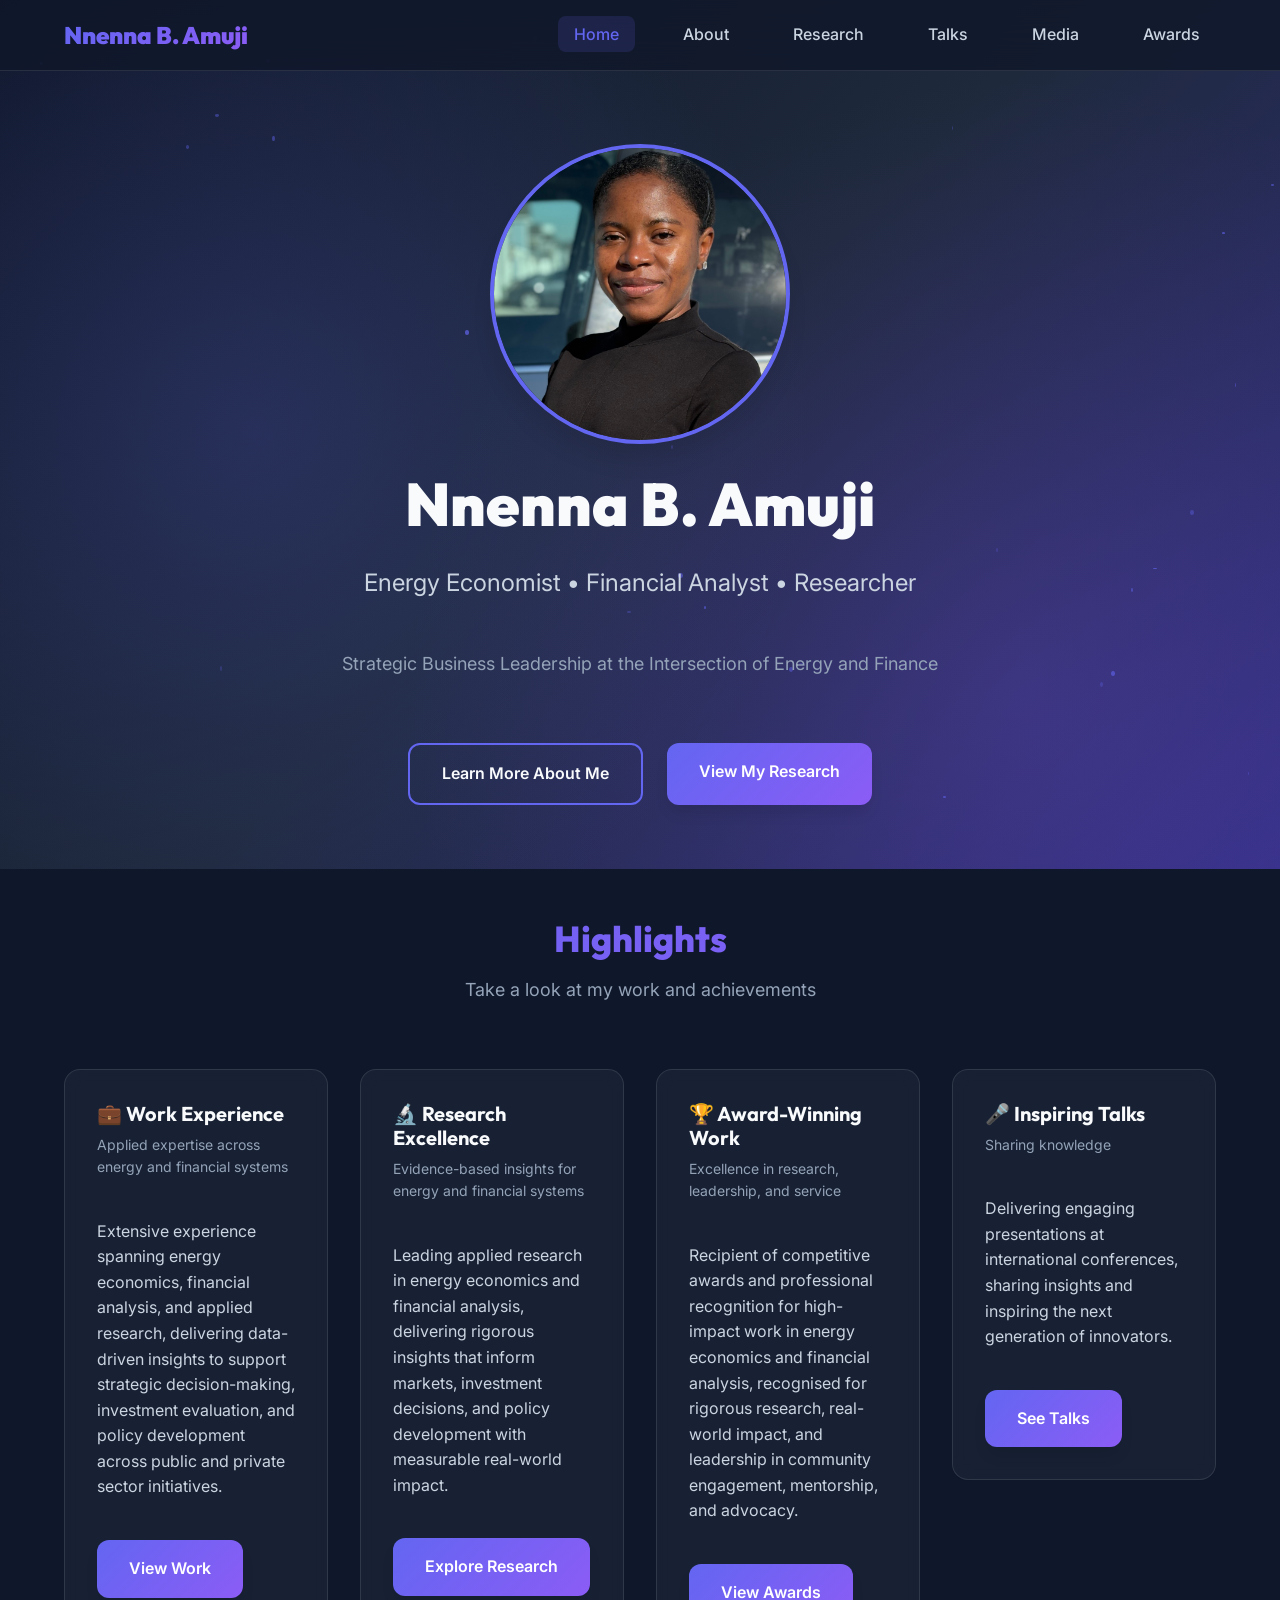
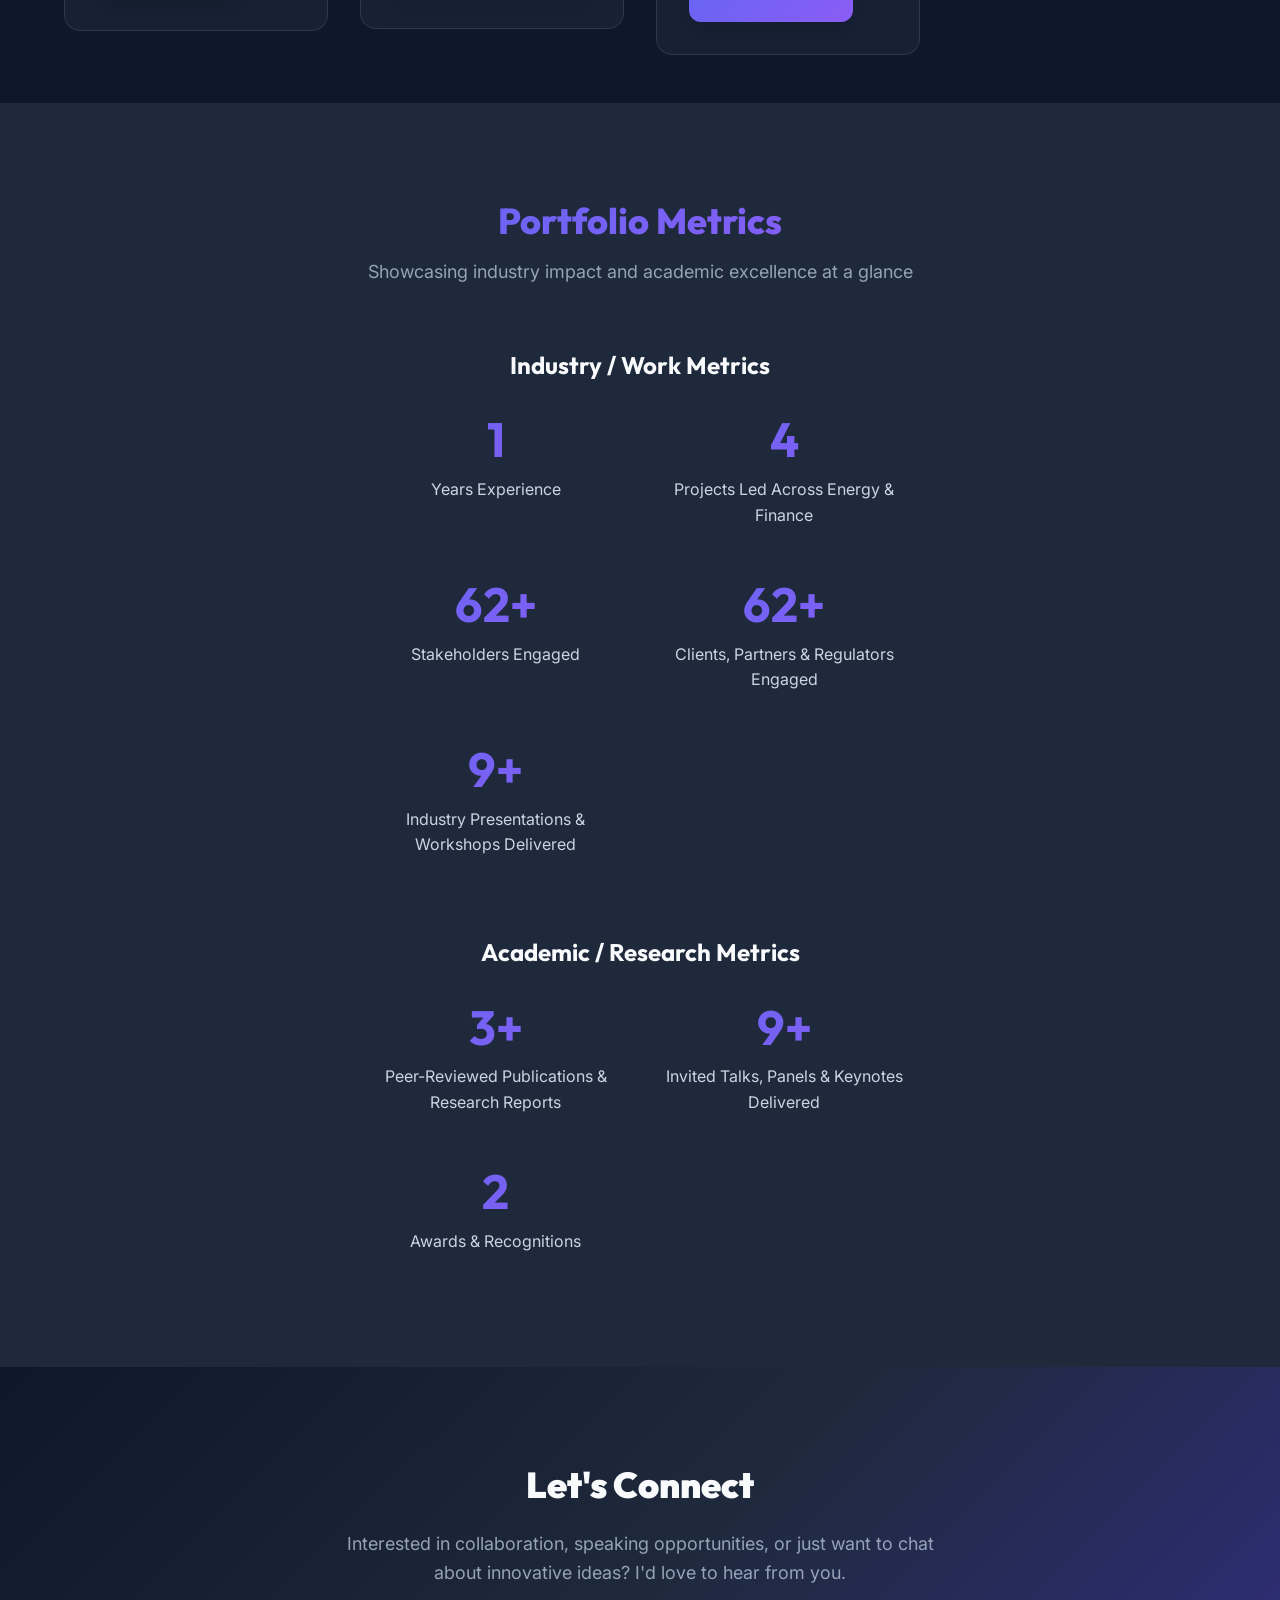
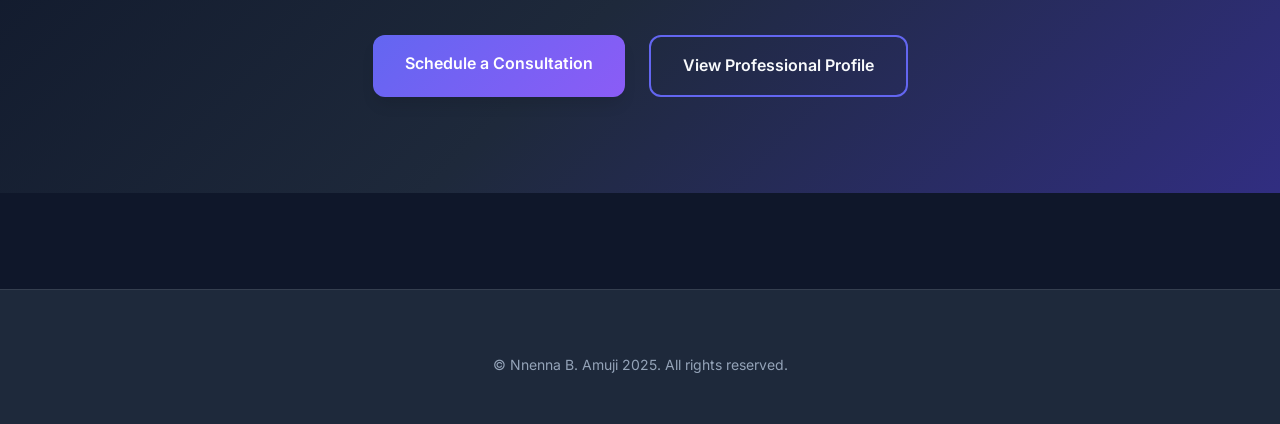
<file: index.html>
<!DOCTYPE html>
<html lang="en">
  <head>
    <meta charset="UTF-8" />
    <meta name="viewport" content="width=device-width, initial-scale=1.0" />
    <meta
      name="description"
      content="Personal website showcasing research, media, awards, and talks"
    />
    <title>nnennaamuji</title>
    <link rel="stylesheet" href="styles.css" />
  </head>
  <body>
    <!-- NAVIGATION BAR -->
    <nav class="navbar">
      <div class="nav-container">
        <a href="index.html" class="nav-logo"> Nnenna B. Amuji</a>

        <button class="nav-toggle" aria-label="Toggle navigation">
          <span></span>
          <span></span>
          <span></span>
        </button>

        <ul class="nav-menu">
          <li><a href="index.html" class="nav-link">Home</a></li>
          <li><a href="about.html" class="nav-link">About</a></li>
          <li><a href="research.html" class="nav-link">Research</a></li>
          <li><a href="talks.html" class="nav-link">Talks</a></li>
          <li><a href="media.html" class="nav-link">Media</a></li>
          <li><a href="awards.html" class="nav-link">Awards</a></li>
        </ul>
      </div>
    </nav>

    <!-- HERO SECTION -->
    <section class="hero">
      <div class="hero-content">
        <div
          style="
            width: 300px;
            height: 300px;
            border-radius: 50%;
            border: 4px solid var(--color-primary);
            margin: 0 auto var(--spacing-md);
            box-shadow: var(--shadow-xl);
            overflow: hidden;
            position: relative;
          "
        >
          <img
            src="./assets/IMG_3860.jpeg"
            alt="Profile Photo"
            style="
              width: 70%;
              height: 70%;
              object-fit: cover;
              object-position: center 20%;
              transform: scale(2.2);
              transform-origin: center 10%;
            "
          />
        </div>
        <h1 class="hero-title"> Nnenna B. Amuji</h1>
        <p class="hero-subtitle">Energy Economist • Financial Analyst • Researcher</p>
        <p class="hero-description">
          Strategic Business Leadership at the Intersection of Energy and
          Finance
        </p>
        <div class="btn-group">
          <a href="about.html" class="btn btn-secondary">Learn More About Me</a>
          <a href="research.html" class="btn btn-primary">View My Research</a>
        </div>
      </div>
    </section>

    <!-- HIGHLIGHTS SECTION -->
    <section class="section" style="min-height: auto; padding: var(--spacing-xl) 0;">
      <div class="container">
        <div class="section-header">
          <h2 class="section-title">Highlights</h2>
          <p class="section-subtitle">
            Take a look at my work and achievements
          </p>
        </div>

        <div class="grid highlights-grid">

          <!-- work experience -->
          <div class="card animate-on-scroll">
            <div class="card-header">
              <h3 class="card-title">💼 Work Experience</h3>
              <p class="card-subtitle">Applied expertise across energy and financial systems</p>
            </div>
            <div class="card-body">
              <p>
                Extensive experience spanning energy economics, financial analysis, 
                and applied research, delivering data-driven insights to support strategic decision-making, investment evaluation, 
                and policy development across public and private sector initiatives.
              </p>
            </div>
            <div class="card-footer">
              <a href="about.html" class="btn btn-primary">View Work</a>
            </div>
          </div>

          <!-- Research Highlight -->
          <div class="card animate-on-scroll">
            <div class="card-header">
              <h3 class="card-title">🔬 Research Excellence</h3>
              <p class="card-subtitle">Evidence-based insights for energy and financial systems</p>
            </div>
            <div class="card-body">
              <p>
                Leading applied research in energy economics and financial analysis, 
                delivering rigorous insights that inform markets, investment decisions, 
                and policy development with measurable real-world impact.

              </p>
            </div>
            <div class="card-footer">
              <a href="research.html" class="btn btn-primary"
                >Explore Research</a
              >
            </div>
          </div>

          <!-- Awards Highlight -->
          <div class="card animate-on-scroll">
            <div class="card-header">
              <h3 class="card-title">🏆 Award-Winning Work</h3>
              <p class="card-subtitle">Excellence in research, leadership, and service</p>
            </div>
            <div class="card-body">
              <p>
                Recipient of competitive awards and professional recognition for high-impact work in energy economics and financial analysis, 
                recognised for rigorous research, real-world impact, and leadership in community engagement, mentorship, and advocacy.
              </p>
            </div>
            <div class="card-footer">
              <a href="awards.html" class="btn btn-primary">View Awards</a>
            </div>
          </div>

          <!-- Talks Highlight -->
          <div class="card animate-on-scroll">
            <div class="card-header">
              <h3 class="card-title">🎤 Inspiring Talks</h3>
              <p class="card-subtitle">Sharing knowledge</p>
            </div>
            <div class="card-body">
              <p>
                Delivering engaging presentations at international conferences,
                sharing insights and inspiring the next generation of
                innovators.
              </p>
            </div>
            <div class="card-footer">
              <a href="talks.html" class="btn btn-primary">See Talks</a>
            </div>
          </div>
        </div>
      </div>
    </section>

  
    
          

   
       
    </section>

    <!-- STATS SECTION -->
    <section class="section" style="background: var(--color-bg-medium)">
      <div class="container">
        <div class="section-header">
          <h2 class="section-title">Portfolio Metrics</h2>
          <p class="section-subtitle">
            Showcasing industry impact and academic excellence at a glance
          </p>
        </div>

        <!-- Industry / Work Metrics -->
        <h3
          class="text-center"
          style="
            font-size: var(--text-2xl);
            margin-bottom: var(--spacing-lg);
            color: var(--color-text-primary);
          "
        >
          Industry / Work Metrics
        </h3>
        <div class="grid grid-4" style="margin-bottom: var(--spacing-2xl)">
          <div class="text-center animate-on-scroll">
            <h3
              class="text-gradient"
              style="
                font-size: var(--text-5xl);
                margin-bottom: var(--spacing-xs);
              "
              data-counter="5"
            >
              0
            </h3>
            <p class="text-muted">Years Experience</p>
          </div>
          <div class="text-center animate-on-scroll">
            <h3
              class="text-gradient"
              style="
                font-size: var(--text-5xl);
                margin-bottom: var(--spacing-xs);
              "
              data-counter="15"
            >
              0
            </h3>
            <p class="text-muted"> Projects Led Across Energy & Finance</p>
          </div>
          <div class="text-center animate-on-scroll">
            <h3
              class="text-gradient"
              style="
                font-size: var(--text-5xl);
                margin-bottom: var(--spacing-xs);
              "
              data-counter="200+"
            >
              0
            </h3>
            <p class="text-muted">Stakeholders Engaged</p>
          </div>
          <div class="text-center animate-on-scroll">
            <h3
              class="text-gradient"
              style="
                font-size: var(--text-5xl);
                margin-bottom: var(--spacing-xs);
              "
              data-counter="200+"
            >
              0
            </h3>
            <p class="text-muted">Clients, Partners & Regulators Engaged</p>
          </div>
          <div class="text-center animate-on-scroll">
            <h3
              class="text-gradient"
              style="
                font-size: var(--text-5xl);
                margin-bottom: var(--spacing-xs);
              "
              data-counter="30+"
            >
              0
            </h3>
            <p class="text-muted">Industry Presentations & Workshops Delivered</p>
          </div>
        </div>

        <!-- Academic / Research Metrics -->
        <h3
          class="text-center"
          style="
            font-size: var(--text-2xl);
            margin-bottom: var(--spacing-lg);
            color: var(--color-text-primary);
          "
        >
          Academic / Research Metrics
        </h3>
        <div class="grid grid-4">
          <div class="text-center animate-on-scroll">
            <h3
              class="text-gradient"
              style="
                font-size: var(--text-5xl);
                margin-bottom: var(--spacing-xs);
              "
              data-counter="10+"
            >
              0
            </h3>
            <p class="text-muted">Peer-Reviewed Publications & Research Reports</p>
          </div>
          <div class="text-center animate-on-scroll">
            <h3
              class="text-gradient"
              style="
                font-size: var(--text-5xl);
                margin-bottom: var(--spacing-xs);
              "
              data-counter="30+"
            >
              0
            </h3>
            <p class="text-muted">Invited Talks, Panels & Keynotes Delivered</p>
          </div>
         
          <div class="text-center animate-on-scroll">
            <h3
              class="text-gradient"
              style="
                font-size: var(--text-5xl);
                margin-bottom: var(--spacing-xs);
              "
              data-counter="12"
            >
              0
            </h3>
            <p class="text-muted">Awards & Recognitions</p>
          </div>
        </div>
      </div>
    </section>

    <!-- CALL TO ACTION -->
    <section
      class="section"
      style="background: var(--gradient-hero); min-height: auto; padding: var(--spacing-3xl) 0"
    >
      <div class="container text-center">
        <h2
          class="hero-title"
          style="font-size: var(--text-4xl); margin-bottom: var(--spacing-md)"
        >
          Let's Connect
        </h2>
        <p
          class="hero-description"
          style="max-width: 600px; margin: 0 auto var(--spacing-xl)"
        >
          Interested in collaboration, speaking opportunities, or just want to
          chat about innovative ideas? I'd love to hear from you.
        </p>
        <div class="btn-group">
          <a href="about.html#contact" class="btn btn-primary">Schedule a Consultation</a>
          <a href="media.html" class="btn btn-secondary">View Professional Profile</a>
        </div>
      </div>
    </section>

    <!-- FOOTER -->
    <footer class="footer">
      <div class="container">
        <div class="footer-content">
          <p class="footer-text">© Nnenna B. Amuji 2025. All rights reserved.</p>
          
        </div>
      </div>
    </footer>

    <script src="script.js"></script>
  </body>
</html>
</file>
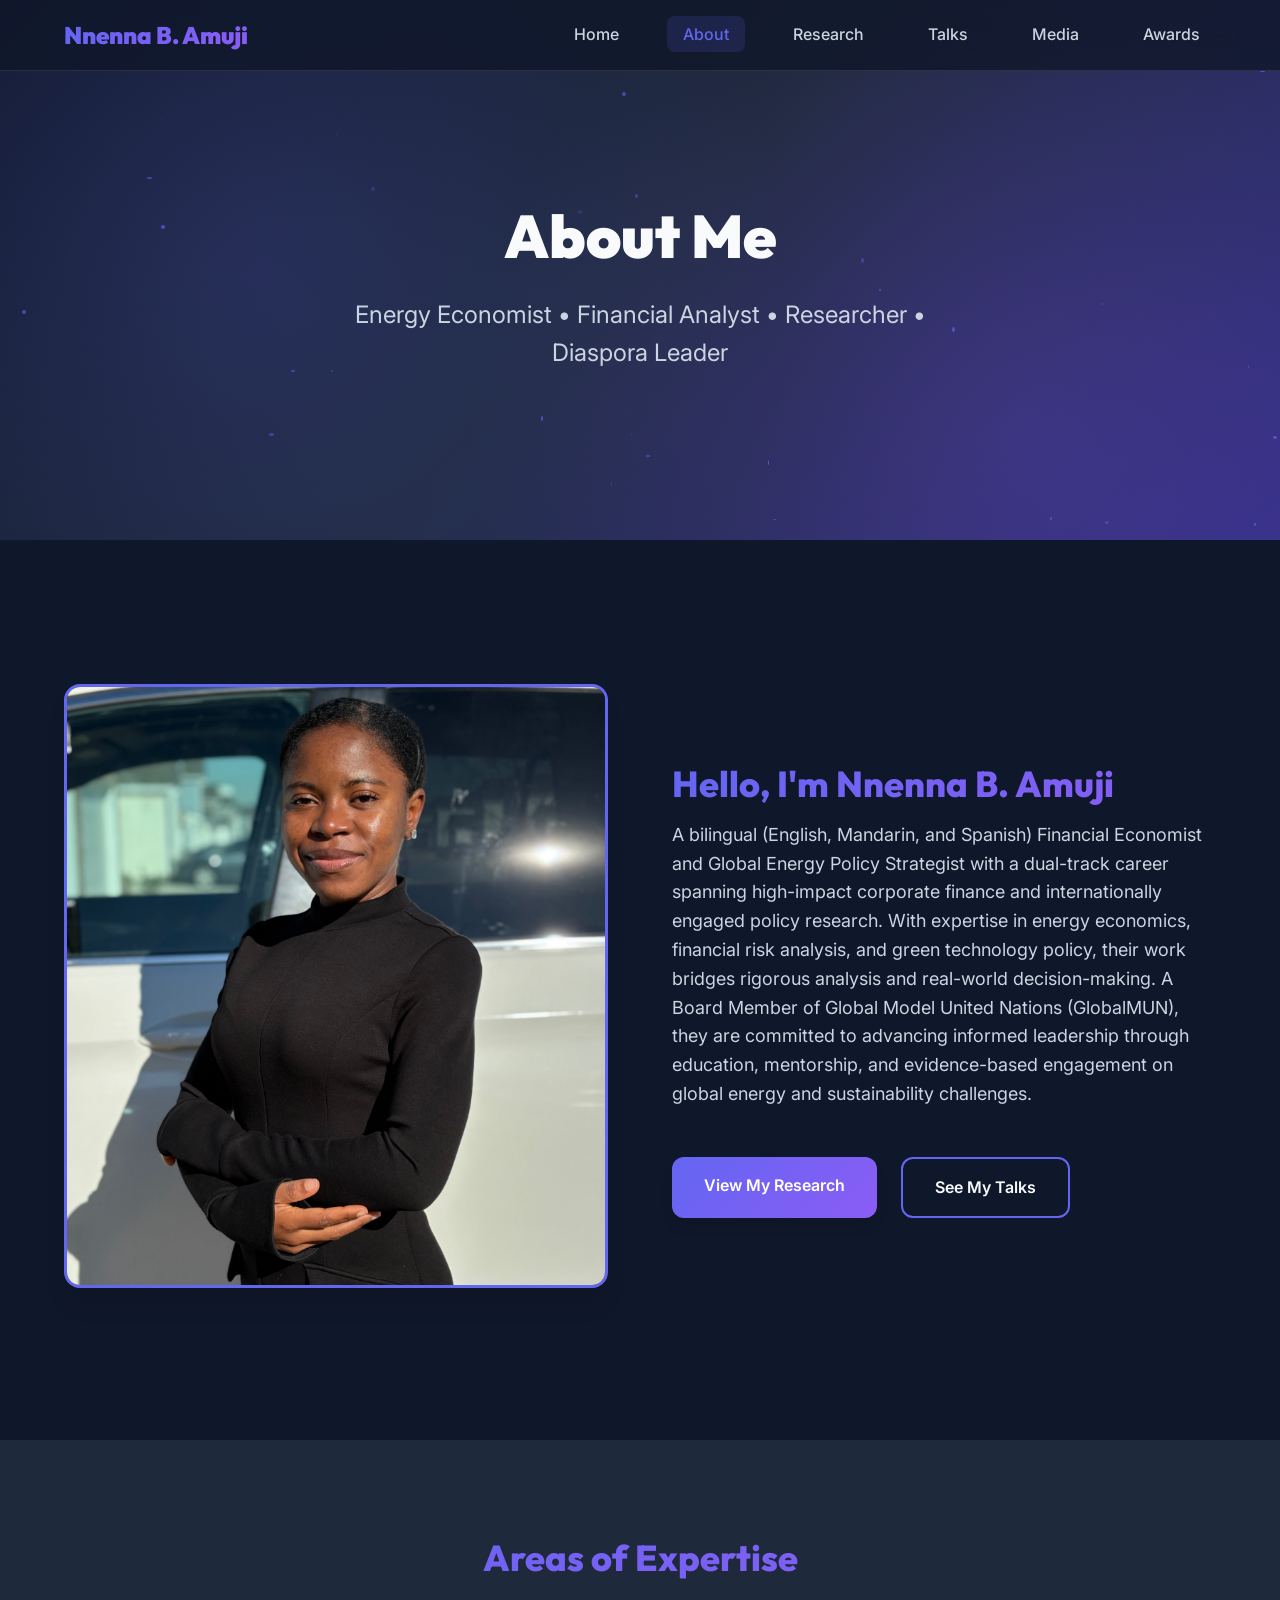
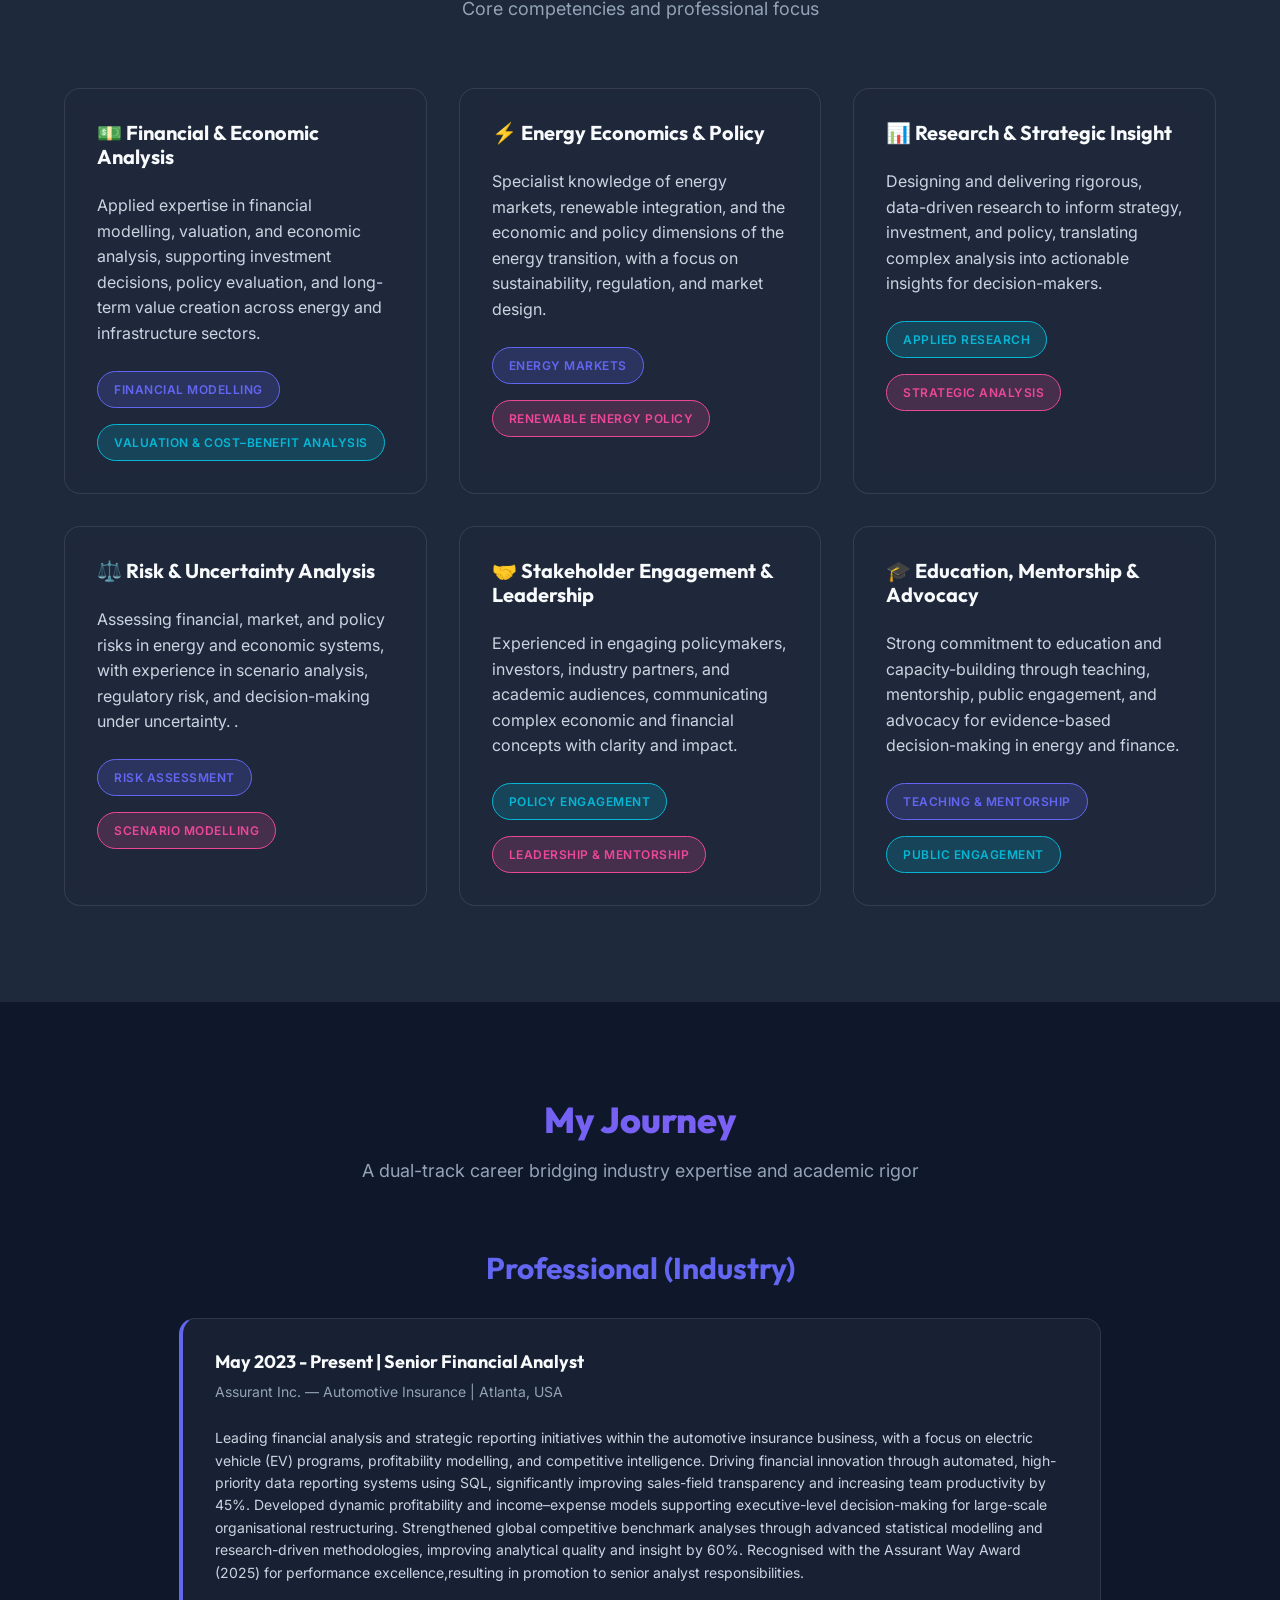
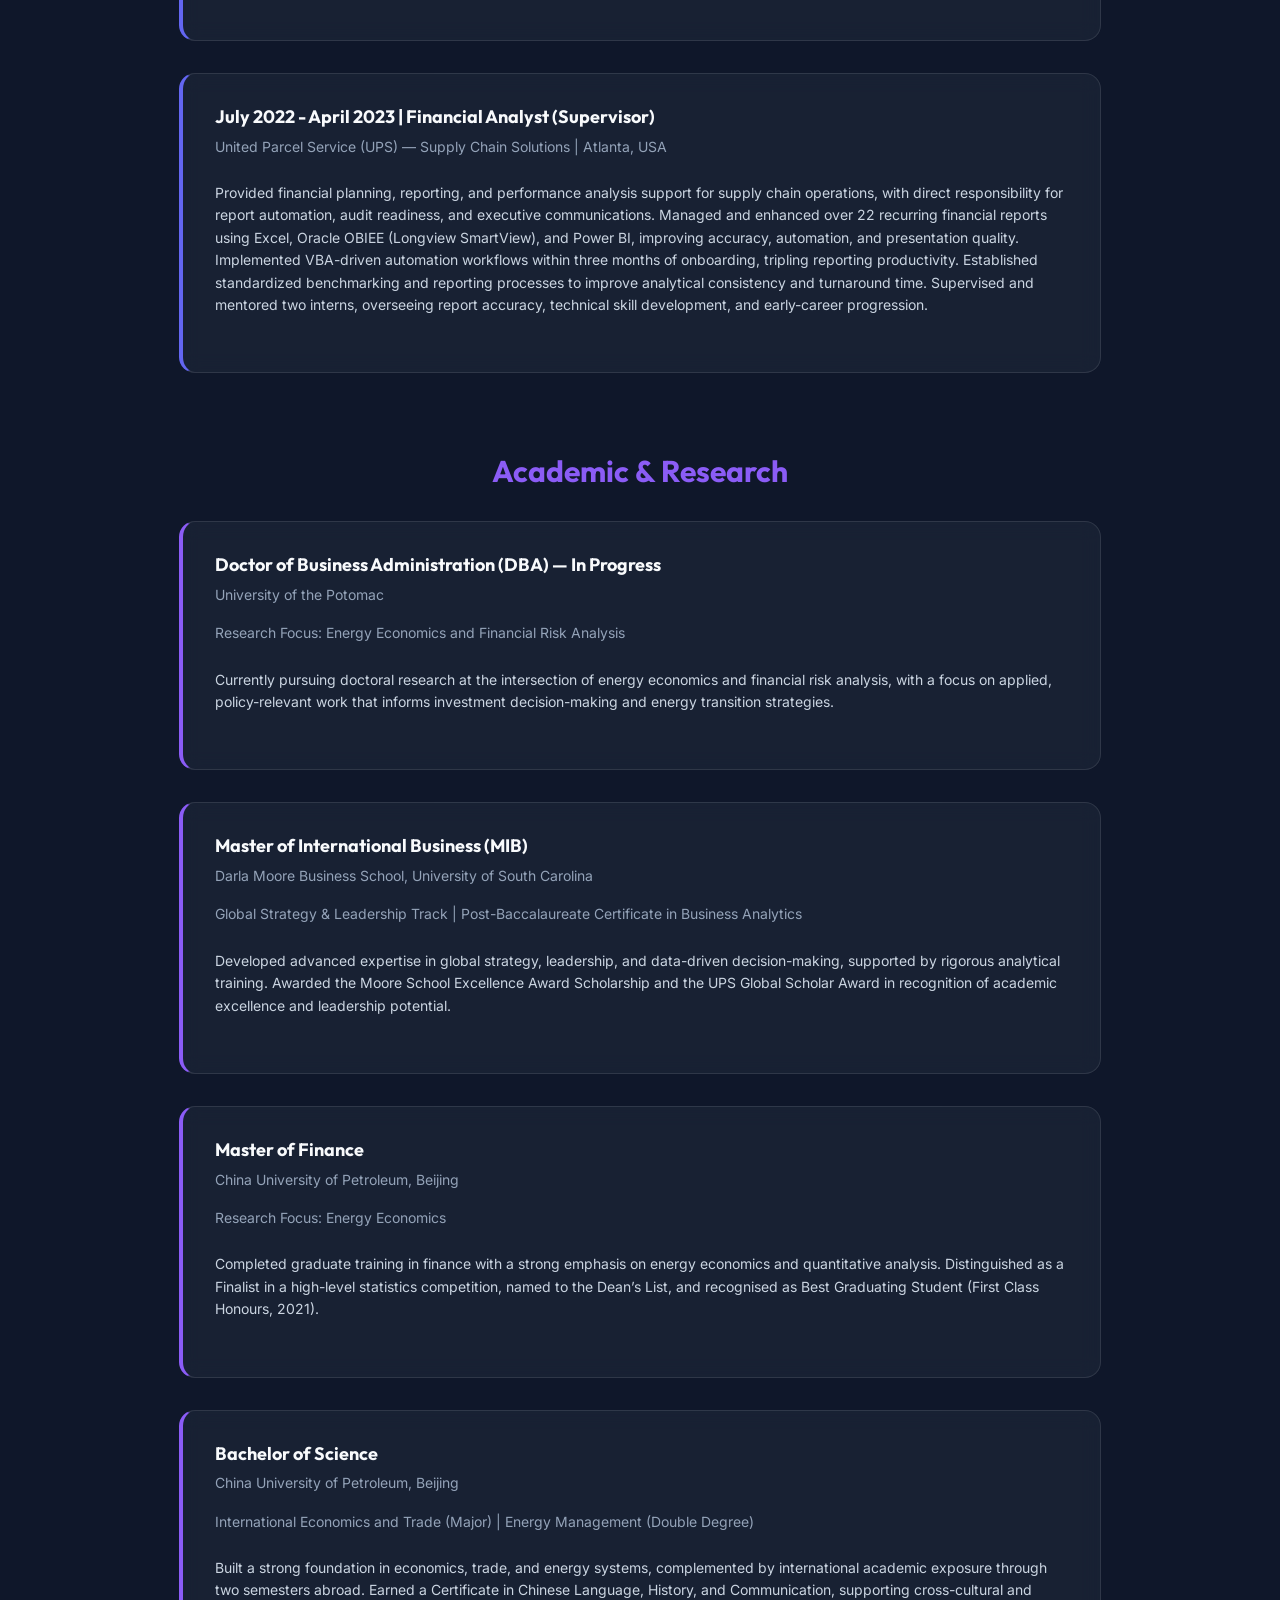
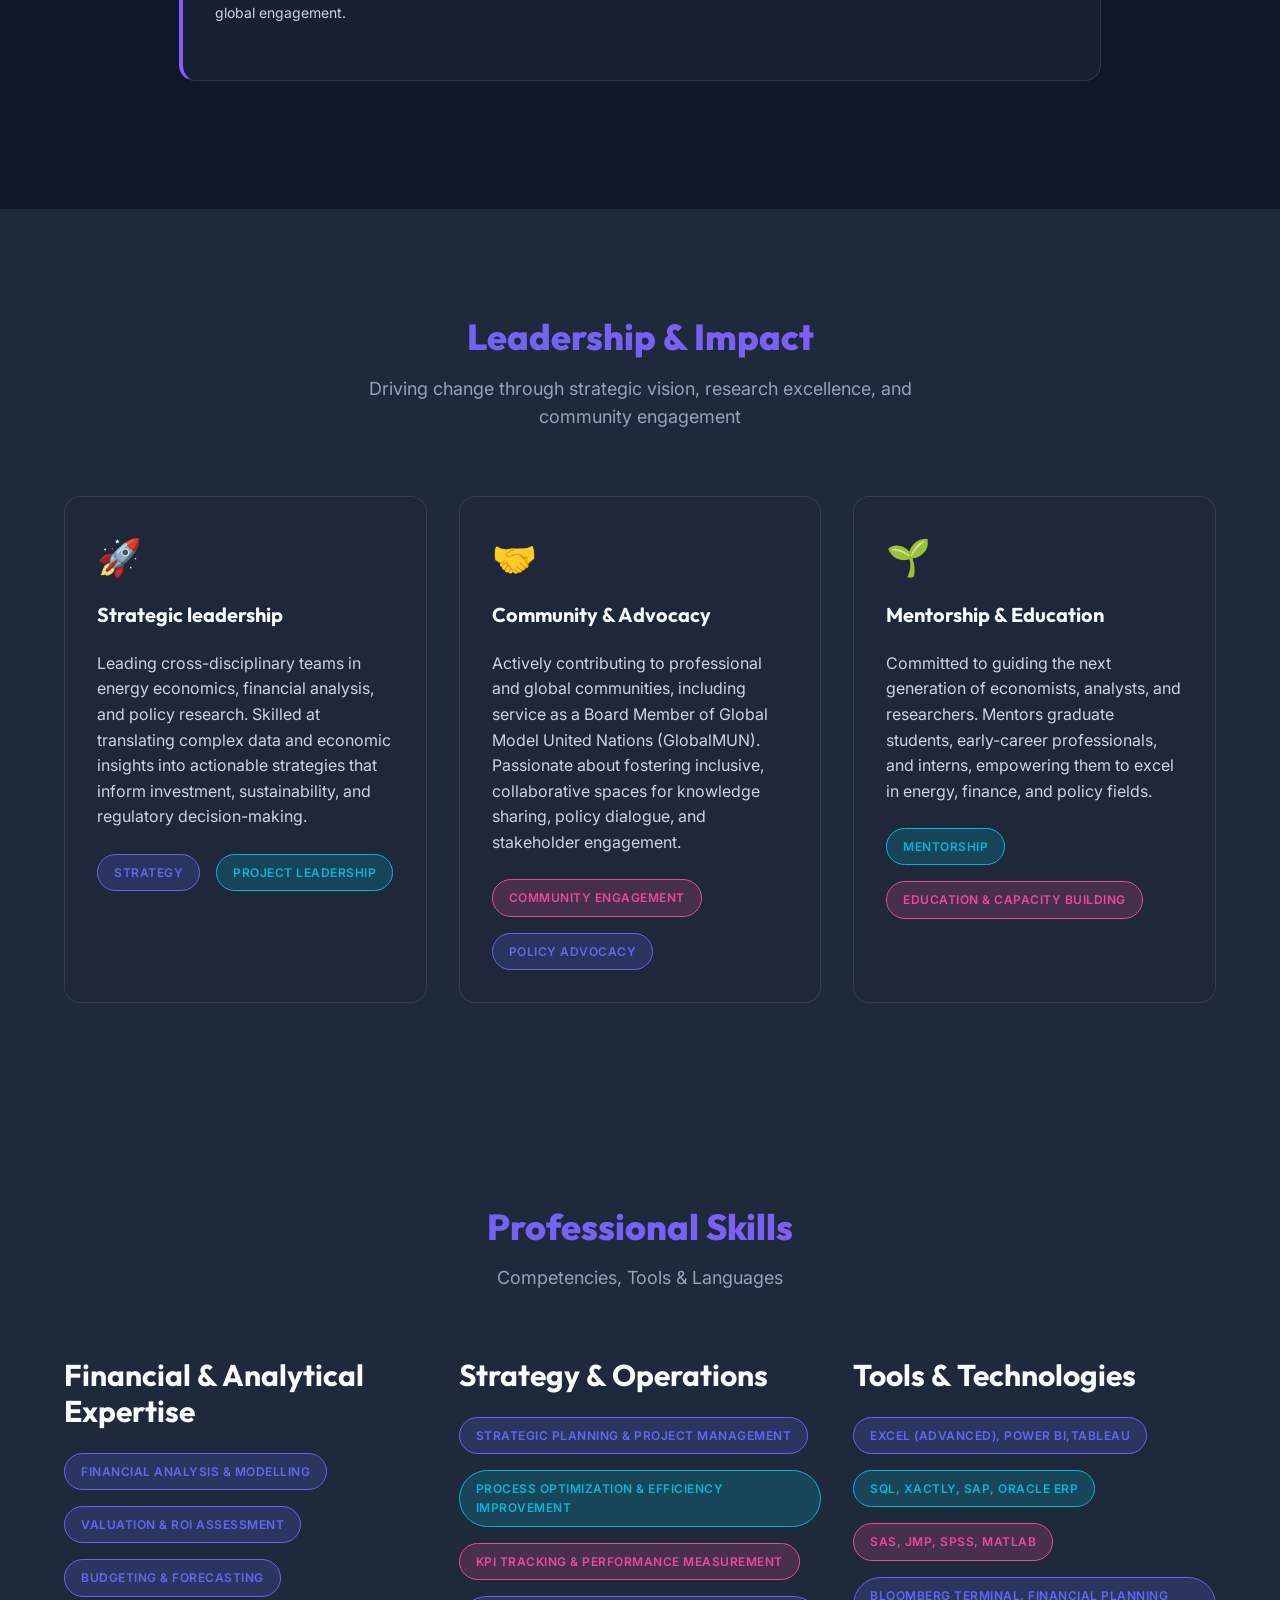
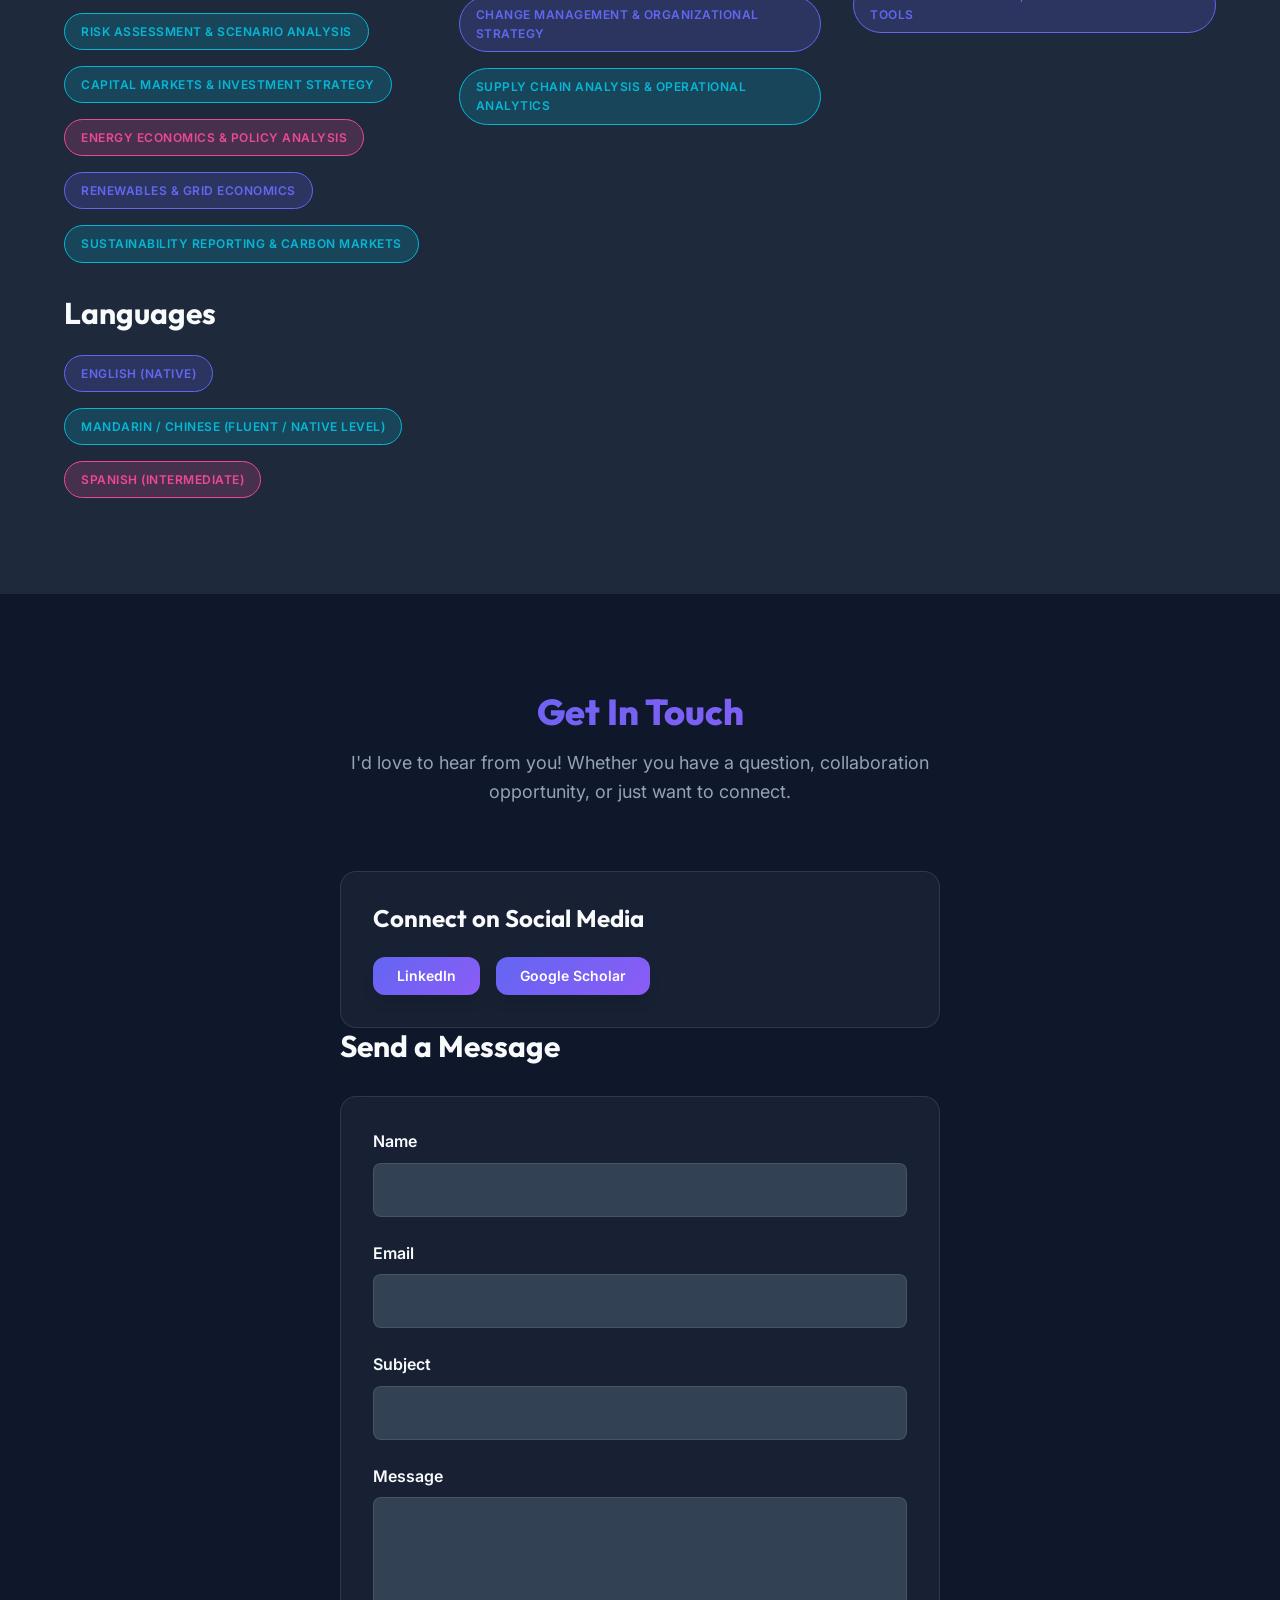
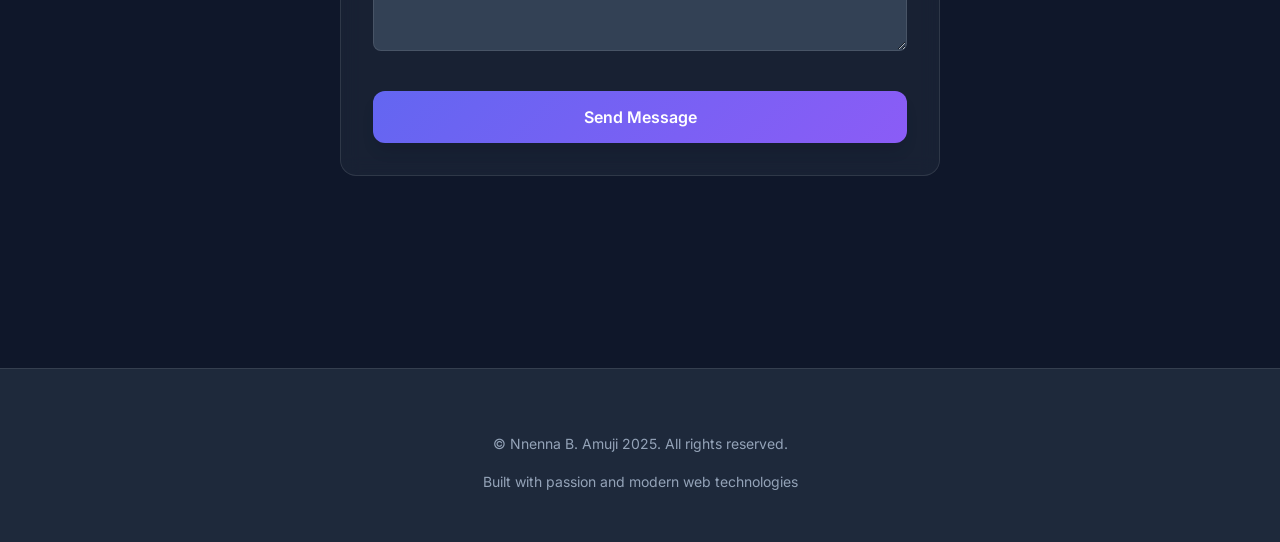
<file: about.html>
<!doctype html>
<html lang="en">
  <head>
    <meta charset="UTF-8" />
    <meta name="viewport" content="width=device-width, initial-scale=1.0" />
    <meta
      name="description"
      content="Learn more about my background, expertise, and journey"
    />
    <title>About | Personal Website</title>
    <link rel="stylesheet" href="styles.css" />
  </head>
  <body>
    <!-- NAVIGATION BAR -->
    <nav class="navbar">
      <div class="nav-container">
        <a href="index.html" class="nav-logo">Nnenna B. Amuji</a>

        <button class="nav-toggle" aria-label="Toggle navigation">
          <span></span>
          <span></span>
          <span></span>
        </button>

        <ul class="nav-menu">
          <li><a href="index.html" class="nav-link">Home</a></li>
          <li><a href="about.html" class="nav-link">About</a></li>
          <li><a href="research.html" class="nav-link">Research</a></li>
          <li><a href="talks.html" class="nav-link">Talks</a></li>
          <li><a href="media.html" class="nav-link">Media</a></li>
          <li><a href="awards.html" class="nav-link">Awards</a></li>
        </ul>
      </div>
    </nav>

    <!-- HERO SECTION -->
    <section class="hero" style="min-height: 60vh">
      <div class="hero-content">
        <h1 class="hero-title">About Me</h1>
        <p class="hero-subtitle">
          Energy Economist • Financial Analyst • Researcher • Diaspora Leader
        </p>
      </div>
    </section>

    <!-- BIO SECTION -->
    <section class="section">
      <div class="container">
        <div
          class="grid grid-2"
          style="align-items: center; gap: var(--spacing-2xl)"
        >
          <!-- Profile Image -->
          <div class="animate-on-scroll">
            <img
              src="./assets/IMG_3860.jpeg"
              alt="Nnenna B. Amuji - Profile Photo"
              style="
                width: 100%;
                aspect-ratio: 0.9;
                object-fit: cover;
                border-radius: var(--radius-xl);
                box-shadow: var(--shadow-xl);
                border: 3px solid var(--color-primary);
              "
              onerror="
                this.style.display = 'none';
                this.nextElementSibling.style.display = 'flex';
              "
            />
            <!-- Fallback if image doesn't exist -->
            <div
              style="
                display: none;
                width: 100%;
                aspect-ratio: 1;
                background: var(--gradient-primary);
                border-radius: var(--radius-xl);
                align-items: center;
                justify-content: center;
                font-size: var(--text-6xl);
                box-shadow: var(--shadow-xl);
              "
            >
              👤
            </div>
          </div>

          <!-- Bio Content -->
          <div class="animate-on-scroll">
            <h2 class="section-title" style="text-align: left">
              Hello, I'm Nnenna B. Amuji
            </h2>
            <p
              style="
                font-size: var(--text-lg);
                margin-bottom: var(--spacing-md);
              "
            >
              A bilingual (English, Mandarin, and Spanish) Financial Economist
              and Global Energy Policy Strategist with a dual-track career
              spanning high-impact corporate finance and internationally engaged
              policy research. With expertise in energy economics, financial
              risk analysis, and green technology policy, their work bridges
              rigorous analysis and real-world decision-making. A Board Member
              of Global Model United Nations (GlobalMUN), they are committed to
              advancing informed leadership through education, mentorship, and
              evidence-based engagement on global energy and sustainability
              challenges.
            </p>

            <p
              style="
                font-size: var(--text-lg);
                margin-bottom: var(--spacing-xl);
              "
            ></p>
            <div class="btn-group" style="justify-content: flex-start">
              <a href="research.html" class="btn btn-primary"
                >View My Research</a
              >
              <a href="talks.html" class="btn btn-secondary">See My Talks</a>
            </div>
          </div>
        </div>
      </div>
    </section>

    <!-- EXPERTISE SECTION -->
    <section class="section" style="background: var(--color-bg-medium)">
      <div class="container">
        <div class="section-header">
          <h2 class="section-title">Areas of Expertise</h2>
          <p class="section-subtitle">
            Core competencies and professional focus
          </p>
        </div>

        <div class="grid grid-3">
          <div class="card animate-on-scroll">
            <div class="card-header">
              <h3 class="card-title">💵 Financial & Economic Analysis</h3>
            </div>
            <div class="card-body">
              <p>
                Applied expertise in financial modelling, valuation, and
                economic analysis, supporting investment decisions, policy
                evaluation, and long-term value creation across energy and
                infrastructure sectors.
              </p>
            </div>
            <div class="card-footer">
              <span class="badge badge-primary">Financial Modelling</span>
              <span class="badge badge-accent"
                >Valuation & Cost–Benefit Analysis</span
              >
            </div>
          </div>

          <div class="card animate-on-scroll">
            <div class="card-header">
              <h3 class="card-title">⚡ Energy Economics & Policy</h3>
            </div>
            <div class="card-body">
              <p>
                Specialist knowledge of energy markets, renewable integration,
                and the economic and policy dimensions of the energy transition,
                with a focus on sustainability, regulation, and market design.
              </p>
            </div>
            <div class="card-footer">
              <span class="badge badge-primary">Energy Markets</span>
              <span class="badge badge-pink"> Renewable Energy Policy</span>
            </div>
          </div>

          <div class="card animate-on-scroll">
            <div class="card-header">
              <h3 class="card-title">📊 Research & Strategic Insight</h3>
            </div>
            <div class="card-body">
              <p>
                Designing and delivering rigorous, data-driven research to
                inform strategy, investment, and policy, translating complex
                analysis into actionable insights for decision-makers.
              </p>
            </div>
            <div class="card-footer">
              <span class="badge badge-accent">Applied Research</span>
              <span class="badge badge-pink">Strategic Analysis</span>
            </div>
          </div>

          <div class="card animate-on-scroll">
            <div class="card-header">
              <h3 class="card-title">⚖️ Risk & Uncertainty Analysis</h3>
            </div>
            <div class="card-body">
              <p>
                Assessing financial, market, and policy risks in energy and
                economic systems, with experience in scenario analysis,
                regulatory risk, and decision-making under uncertainty. .
              </p>
            </div>
            <div class="card-footer">
              <span class="badge badge-primary">Risk Assessment</span>
              <span class="badge badge-pink">Scenario Modelling</span>
            </div>
          </div>

          <div class="card animate-on-scroll">
            <div class="card-header">
              <h3 class="card-title">🤝 Stakeholder Engagement & Leadership</h3>
            </div>
            <div class="card-body">
              <p>
                Experienced in engaging policymakers, investors, industry
                partners, and academic audiences, communicating complex economic
                and financial concepts with clarity and impact.
              </p>
            </div>
            <div class="card-footer">
              <span class="badge badge-accent">Policy Engagement</span>
              <span class="badge badge-pink"> Leadership & Mentorship</span>
            </div>
          </div>

      <div class="card animate-on-scroll">
        <div class="card-header">
          <h3 class="card-title">🎓 Education, Mentorship & Advocacy</h3>
        </div>
        <div class="card-body">
          <p>
            Strong commitment to education and capacity-building through
            teaching, mentorship, public engagement, and advocacy for
            evidence-based decision-making in energy and finance.
          </p>
        </div>
        <div class="card-footer">
          <span class="badge badge-primary">Teaching & Mentorship</span>
          <span class="badge badge-accent">Public Engagement</span>
        </div>
      </div>
    </section>

    <!-- JOURNEY/TIMELINE SECTION -->
    <section class="section">
      <div class="container">
        <div class="section-header">
          <h2 class="section-title">My Journey</h2>
          <p class="section-subtitle">
            A dual-track career bridging industry expertise and academic rigor
          </p>
        </div>

        <div style="display: flex; flex-direction: column; gap: var(--spacing-xl); width: 80%; margin: 0 auto;">
          <!-- Professional Track -->
          <article class="animate-on-scroll" style="width: 100%;">
            <h3 style="margin-bottom: var(--spacing-lg); text-align: center; color: var(--color-primary);">Professional (Industry)</h3>
            
            <!-- Professional Item 1 -->
            <div
              class="card"
              style="
                margin-bottom: var(--spacing-lg);
                border-left: 4px solid var(--color-primary);
                width: 100%;
              "
            >
              <div class="card-header">
                <h3 class="card-title" style="font-size: var(--text-lg)">May 2023 - Present | Senior Financial Analyst</h3>
                <p class="card-subtitle">Assurant Inc. — Automotive Insurance | Atlanta, USA</p>
              </div>
              <div class="card-body">
                <p style="font-size: var(--text-sm)">
                  Leading financial analysis and strategic reporting initiatives within the automotive insurance business, with a focus on electric vehicle (EV) programs, 
                  profitability modelling, and competitive intelligence.

Driving financial innovation through automated, high-priority data reporting systems using SQL, 
significantly improving sales-field transparency and increasing team productivity by 45%. 
Developed dynamic profitability and income–expense models supporting executive-level decision-making for large-scale organisational restructuring. 
Strengthened global competitive benchmark analyses through advanced statistical modelling and research-driven methodologies, improving analytical quality and insight by 60%.
Recognised with the Assurant Way Award (2025) for performance excellence,resulting in promotion to senior analyst responsibilities.

                </p>
              </div>
            </div>

            <!-- Professional Item 2 -->
            <div
              class="card"
              style="
                margin-bottom: var(--spacing-lg);
                border-left: 4px solid var(--color-primary);
                width: 100%;
              "
            >
              <div class="card-header">
                <h3 class="card-title" style="font-size: var(--text-lg)">July 2022 - April 2023 | Financial Analyst (Supervisor)
</h3>
                <p class="card-subtitle">United Parcel Service (UPS) — Supply Chain Solutions | Atlanta, USA</p>
              </div>
              <div class="card-body">
                <p style="font-size: var(--text-sm)">
                 Provided financial planning, reporting, and performance analysis support for supply chain operations, with direct responsibility for report automation, audit readiness, and executive communications.

Managed and enhanced over 22 recurring financial reports using Excel,
 Oracle OBIEE (Longview SmartView), and Power BI, improving accuracy, automation, and presentation quality. 
 Implemented VBA-driven automation workflows within three months of onboarding, tripling reporting productivity. 
 Established standardized benchmarking and reporting processes to improve analytical consistency and turnaround time.
Supervised and mentored two interns, overseeing report accuracy, technical skill development, and early-career progression.

                </p>
              </div>
            </div>

          
          </article>

          <!-- Academic Track -->
          <article class="animate-on-scroll" style="width: 100%;">
            <h3 style="margin-bottom: var(--spacing-lg); text-align: center; color: var(--color-secondary);">Academic & Research</h3>

            <!-- Academic Item 1 -->
            <div
              class="card"
              style="
                margin-bottom: var(--spacing-lg);
                border-left: 4px solid var(--color-secondary);
                width: 100%;
              "
            >
              <div class="card-header">
                <h3 class="card-title" style="font-size: var(--text-lg)">Doctor of Business Administration (DBA) — In Progress</h3>
                <p class="card-subtitle">University of the Potomac</p>
                <p class="card-subtitle">Research Focus: Energy Economics and Financial Risk Analysis</p>
              </div>
              <div class="card-body">
                <p style="font-size: var(--text-sm)">
                  Currently pursuing doctoral research at the intersection of energy economics and financial risk analysis, 
                  with a focus on applied, policy-relevant work that informs investment decision-making and energy transition strategies.

                </p>
              </div>
            </div>

            <!-- Academic Item 2 -->
            <div
              class="card"
              style="
                margin-bottom: var(--spacing-lg);
                border-left: 4px solid var(--color-secondary);
                width: 100%;
              "
            >
              <div class="card-header">
                <h3 class="card-title" style="font-size: var(--text-lg)">Master of International Business (MIB)</h3>
                <p class="card-subtitle">Darla Moore Business School, University of South Carolina</p>
                <p class="card-subtitle">Global Strategy & Leadership Track | Post-Baccalaureate Certificate in Business Analytics</p>
              </div>
              <div class="card-body">
                <p style="font-size: var(--text-sm)">
                  Developed advanced expertise in global strategy, leadership, and data-driven decision-making, 
                  supported by rigorous analytical training. Awarded the Moore School Excellence Award Scholarship and the UPS Global Scholar Award in recognition of academic excellence and leadership potential.

                </p>
              </div>
            </div>

            <!-- Academic Item 3 -->
            <div
              class="card"
              style="
                margin-bottom: var(--spacing-lg);
                border-left: 4px solid var(--color-secondary);
                width: 100%;
              "
            >
              <div class="card-header">
                <h3 class="card-title" style="font-size: var(--text-lg)">Master of Finance
</h3>
                <p class="card-subtitle">China University of Petroleum, Beijing</p>
                <p class="card-subtitle">Research Focus: Energy Economics</p>
              </div>
              <div class="card-body">
                <p style="font-size: var(--text-sm)">
                  Completed graduate training in finance with a strong emphasis on energy economics and quantitative analysis.
                   Distinguished as a Finalist in a high-level statistics competition, named to the Dean’s List, 
                   and recognised as Best Graduating Student (First Class Honours, 2021).

                </p>
              </div>
            </div>
            <div
              class="card"
              style="
                margin-bottom: var(--spacing-lg);
                border-left: 4px solid var(--color-secondary);
                width: 100%;
              "
            >
              <div class="card-header">
                <h3 class="card-title" style="font-size: var(--text-lg)">Bachelor of Science
</h3>
                <p class="card-subtitle">China University of Petroleum, Beijing</p>
                <p class="card-subtitle">International Economics and Trade (Major) | Energy Management (Double Degree)</p>
              </div>
              <div class="card-body">
                <p style="font-size: var(--text-sm)">
               Built a strong foundation in economics, trade, and energy systems, complemented by international academic exposure through two semesters abroad. 
               Earned a Certificate in Chinese Language, History, and Communication, supporting cross-cultural and global engagement.

                </p>
              </div>
            </div>
          </article>
        </div>
      </div>
    </section>

    <!-- LEADERSHIP SECTION -->
    <section class="section" style="background: var(--color-bg-medium)">
      <div class="container">
        <div class="section-header">
          <h2 class="section-title">Leadership & Impact</h2>
          <p class="section-subtitle">
            Driving change through strategic vision, research excellence, and community engagement
          </p>
        </div>

        <div class="grid grid-3">
          <!-- Leadership Item 1 -->
          <div class="card animate-on-scroll">
            <div class="card-header">
              <div
                style="
                  font-size: var(--text-4xl);
                  margin-bottom: var(--spacing-sm);
                "
              >
                🚀
              </div>
              <h3 class="card-title">Strategic leadership</h3>
            </div>
            <div class="card-body">
              <p>
               Leading cross-disciplinary teams in energy economics, financial analysis, and policy research. 
               Skilled at translating complex data and economic insights into actionable strategies that inform investment, sustainability, and regulatory decision-making.
              </p>
            </div>
            <div class="card-footer">
              <span class="badge badge-primary">Strategy</span>
              <span class="badge badge-accent">Project Leadership</span>
            </div>
          </div>

          <!-- Leadership Item 2 -->
          <div class="card animate-on-scroll">
            <div class="card-header">
              <div
                style="
                  font-size: var(--text-4xl);
                  margin-bottom: var(--spacing-sm);
                "
              >
                🤝
              </div>
              <h3 class="card-title">Community & Advocacy</h3>
            </div>
            <div class="card-body">
              <p>
               Actively contributing to professional and global communities, including service as a Board Member of Global Model United Nations (GlobalMUN). 
               Passionate about fostering inclusive, 
               collaborative spaces for knowledge sharing, policy dialogue, and stakeholder engagement.
              </p>
            </div>
            <div class="card-footer">
              <span class="badge badge-pink">Community Engagement</span>
              <span class="badge badge-primary">Policy Advocacy</span>
            </div>
          </div>

          <!-- Leadership Item 3 -->
          <div class="card animate-on-scroll">
            <div class="card-header">
              <div
                style="
                  font-size: var(--text-4xl);
                  margin-bottom: var(--spacing-sm);
                "
              >
                🌱
              </div>
              <h3 class="card-title">Mentorship & Education</h3>
            </div>
            <div class="card-body">
              <p>
                Committed to guiding the next generation of economists, analysts, and researchers. Mentors graduate students, early-career professionals, 
                and interns, empowering them to excel in energy, finance, and policy fields.
              </p>
            </div>
            <div class="card-footer">
              <span class="badge badge-accent">Mentorship</span>
              <span class="badge badge-pink">Education & Capacity Building</span>
            </div>
          </div>
        </div>
      </div>
    </section>

    <!-- SKILLS SECTION -->
    <section class="section" style="background: var(--color-bg-medium)">
      <div class="container">
        <div class="section-header">
          <h2 class="section-title">Professional Skills</h2>
          <p class="section-subtitle">Competencies, Tools & Languages</p>
        </div>

        <div class="grid grid-2">
          <div class="animate-on-scroll">
            <h3 style="margin-bottom: var(--spacing-md)">Financial & Analytical Expertise</h3>
            <div style="display: flex; flex-wrap: wrap; gap: var(--spacing-sm)">
              <span class="badge badge-primary">Financial Analysis & Modelling</span>
              <span class="badge badge-primary">Valuation & ROI Assessment</span>
              <span class="badge badge-primary">Budgeting & Forecasting</span>
              <span class="badge badge-accent">Risk Assessment & Scenario Analysis</span>
              <span class="badge badge-accent">Capital Markets & Investment Strategy</span>
              <span class="badge badge-pink">Energy Economics & Policy Analysis</span>
              <span class="badge badge-primary">Renewables & Grid Economics</span>
              <span class="badge badge-accent">Sustainability Reporting & Carbon Markets</span>
            </div>
          </div>

          <div class="animate-on-scroll">
            <h3 style="margin-bottom: var(--spacing-md)">Strategy & Operations</h3>
            <div style="display: flex; flex-wrap: wrap; gap: var(--spacing-sm)">
              <span class="badge badge-primary">Strategic Planning & Project Management</span>
              <span class="badge badge-accent">Process Optimization & Efficiency Improvement</span>
              <span class="badge badge-pink">KPI Tracking & Performance Measurement</span>
              <span class="badge badge-primary">Change Management & Organizational Strategy</span>
              <span class="badge badge-accent">Supply Chain Analysis & Operational Analytics</span>
              <!-- <span class="badge badge-pink">Energy Efficiency</span> -->
            </div>
          </div>

          
          <div class="animate-on-scroll">
            <h3 style="margin-bottom: var(--spacing-md)">
              Tools & Technologies
            </h3>
            <div style="display: flex; flex-wrap: wrap; gap: var(--spacing-sm)">
              <span class="badge badge-primary">Excel (Advanced), Power BI,Tableau</span>
              <span class="badge badge-accent">SQL, Xactly, SAP, Oracle ERP</span>
              <span class="badge badge-pink">SAS, JMP, SPSS, MATLAB</span>
              <span class="badge badge-primary">Bloomberg Terminal, Financial Planning Tools</span>
              <!-- <span class="badge badge-accent">Power BI</span>
              <span class="badge badge-pink">Bloomberg Terminal</span>
              <span class="badge badge-primary">Salesforce</span> -->
            </div>
          </div>
        
      <div class="animate-on-scroll">
        <h3 style="margin-bottom: var(--spacing-md)">
          Languages
        </h3>
        <div style="display: flex; flex-wrap: wrap; gap: var(--spacing-sm)">
          <span class="badge badge-primary">English (Native)</span>
          <span class="badge badge-accent">Mandarin / Chinese (Fluent / Native Level)</span>
          <span class="badge badge-pink">Spanish (Intermediate)</span>
          <!-- <span class="badge badge-primary">Supply Chain</span>
          <span class="badge badge-accent">Change Management</span>
          <span class="badge badge-pink">KPI Tracking</span> -->
        </div>
      </div>
    </section>

    <!-- CONTACT SECTION -->
    <section class="section" id="contact">
      <div class="container">
        <div class="section-header">
          <h2 class="section-title">Get In Touch</h2>
          <p class="section-subtitle">
            I'd love to hear from you! Whether you have a question,
            collaboration opportunity, or just want to connect.
          </p>
        </div>

        <div
          class="grid grid-2"
          style="gap: var(--spacing-2xl); max-width: 1000px; margin: 0 auto"
        >
          <!-- Contact Information -->
          <!-- <div class="animate-on-scroll">
            <h3 style="margin-bottom: var(--spacing-lg)">
              Contact Information
            </h3>

            All Contact Info in One Card -->
            <div class="card">
              <!-- Email -->
              <!-- <div
                style="
                  display: flex;
                  align-items: center;
                  gap: var(--spacing-md);
                  margin-bottom: var(--spacing-md);
                  padding-bottom: var(--spacing-md);
                  border-bottom: 1px solid rgba(255, 255, 255, 0.1);
                "
              >
                <div
                  style="
                    width: 50px;
                    height: 50px;
                    background: var(--gradient-primary);
                    border-radius: var(--radius-lg);
                    display: flex;
                    align-items: center;
                    justify-content: center;
                    font-size: var(--text-2xl);
                    flex-shrink: 0;
                  "
                >
                  📧
                </div>
                <div>
                  <h4
                    style="
                      margin-bottom: var(--spacing-xs);
                      font-size: var(--text-base);
                    "
                  >
                    Email
                  </h4>
                  <a
                    href="mailto:daniel.egbo@email.com"
                    style="color: var(--color-accent-cyan)"
                    >daniel.egbo@email.com</a
                  >
                </div>
              </div> -->

              <!-- Phone -->
              <!-- <div
                style="
                  display: flex;
                  align-items: center;
                  gap: var(--spacing-md);
                  margin-bottom: var(--spacing-md);
                  padding-bottom: var(--spacing-md);
                  border-bottom: 1px solid rgba(255, 255, 255, 0.1);
                "
              >
                <div
                  style="
                    width: 50px;
                    height: 50px;
                    background: var(--gradient-accent);
                    border-radius: var(--radius-lg);
                    display: flex;
                    align-items: center;
                    justify-content: center;
                    font-size: var(--text-2xl);
                    flex-shrink: 0;
                  "
                >
                  📱
                </div> 
                <div>
                  <h4
                    style="
                      margin-bottom: var(--spacing-xs);
                      font-size: var(--text-base);
                    "
                  >
                    Phone
                  </h4>
                  <a
                    href="tel:+1234567890"
                    style="color: var(--color-accent-cyan)"
                    >+1 (234) 567-890</a
                  >
                </div>
              </div> 

              Location
              <div
                style="
                  display: flex;
                  align-items: center;
                  gap: var(--spacing-md);
                  margin-bottom: var(--spacing-md);
                  padding-bottom: var(--spacing-md);
                  border-bottom: 1px solid rgba(255, 255, 255, 0.1);
                "
              >
                <div
                  style="
                    width: 50px;
                    height: 50px;
                    background: var(--gradient-warm);
                    border-radius: var(--radius-lg);
                    display: flex;
                    align-items: center;
                    justify-content: center;
                    font-size: var(--text-2xl);
                    flex-shrink: 0;
                  "
                >
                  📍
                </div>
                <div>
                  <h4
                    style="
                      margin-bottom: var(--spacing-xs);
                      font-size: var(--text-base);
                    "
                  >
                    Location
                  </h4>
                  <p style="margin: 0; color: var(--color-text-secondary)">
                    City, Country
                  </p>
                </div>
              </div> -->

              <!-- Social Media -->
              <div>
                <h4 style="margin-bottom: var(--spacing-md)">
                  Connect on Social Media
                </h4>
                <div
                  style="display: flex; gap: var(--spacing-sm); flex-wrap: wrap"
                >
                  <a
                    href="https://www.linkedin.com/in/nnenna-b-amuji/"
                    target="_blank"
                    class="btn btn-primary"
                    style="
                      padding: var(--spacing-xs) var(--spacing-md);
                      font-size: var(--text-sm);
                    "
                    >LinkedIn</a
                  >
                
                  <a
                    href="https://scholar.google.com/citations?user=DTYNpqUAAAAJ&hl=en"
                    target="_blank"
                    class="btn btn-primary"
                    style="
                      padding: var(--spacing-xs) var(--spacing-md);
                      font-size: var(--text-sm);
                    "
                    >Google Scholar</a
                  >
                </div>
              </div>
            </div>
          </div>

          <!-- Contact Form -->
          <div class="animate-on-scroll">
            <h3 style="margin-bottom: var(--spacing-lg)">Send a Message</h3>
            <form class="card" id="contact-form">
              <div style="margin-bottom: var(--spacing-md)">
                <label
                  for="name"
                  style="
                    display: block;
                    margin-bottom: var(--spacing-xs);
                    font-weight: 600;
                  "
                  >Name</label
                >
                <input
                  type="text"
                  id="name"
                  name="name"
                  required
                  style="
                    width: 100%;
                    padding: var(--spacing-sm);
                    background: var(--color-bg-light);
                    border: 1px solid rgba(255, 255, 255, 0.1);
                    border-radius: var(--radius-md);
                    color: var(--color-text-primary);
                    font-family: var(--font-body);
                    font-size: var(--text-base);
                  "
                />
              </div>

              <div style="margin-bottom: var(--spacing-md)">
                <label
                  for="email"
                  style="
                    display: block;
                    margin-bottom: var(--spacing-xs);
                    font-weight: 600;
                  "
                  >Email</label
                >
                <input
                  type="email"
                  id="email"
                  name="email"
                  required
                  style="
                    width: 100%;
                    padding: var(--spacing-sm);
                    background: var(--color-bg-light);
                    border: 1px solid rgba(255, 255, 255, 0.1);
                    border-radius: var(--radius-md);
                    color: var(--color-text-primary);
                    font-family: var(--font-body);
                    font-size: var(--text-base);
                  "
                />
              </div>

              <div style="margin-bottom: var(--spacing-md)">
                <label
                  for="subject"
                  style="
                    display: block;
                    margin-bottom: var(--spacing-xs);
                    font-weight: 600;
                  "
                  >Subject</label
                >
                <input
                  type="text"
                  id="subject"
                  name="subject"
                  required
                  style="
                    width: 100%;
                    padding: var(--spacing-sm);
                    background: var(--color-bg-light);
                    border: 1px solid rgba(255, 255, 255, 0.1);
                    border-radius: var(--radius-md);
                    color: var(--color-text-primary);
                    font-family: var(--font-body);
                    font-size: var(--text-base);
                  "
                />
              </div>

              <div style="margin-bottom: var(--spacing-lg)">
                <label
                  for="message"
                  style="
                    display: block;
                    margin-bottom: var(--spacing-xs);
                    font-weight: 600;
                  "
                  >Message</label
                >
                <textarea
                  id="message"
                  name="message"
                  rows="6"
                  required
                  style="
                    width: 100%;
                    padding: var(--spacing-sm);
                    background: var(--color-bg-light);
                    border: 1px solid rgba(255, 255, 255, 0.1);
                    border-radius: var(--radius-md);
                    color: var(--color-text-primary);
                    font-family: var(--font-body);
                    font-size: var(--text-base);
                    resize: vertical;
                  "
                ></textarea>
              </div>

              <button type="submit" class="btn btn-primary" style="width: 100%">
                Send Message
              </button>
            </form>
          </div>
        </div>
      </div>
    </section>

    <!-- FOOTER -->
    <footer class="footer">
      <div class="container">
        <div class="footer-content">
          <p class="footer-text">
            © Nnenna B. Amuji 2025. All rights reserved.
          </p>
          <p class="footer-text">
            Built with passion and modern web technologies
          </p>
        </div>
      </div>
    </footer>

    <script src="script.js"></script>
  </body>
</html>
</file>
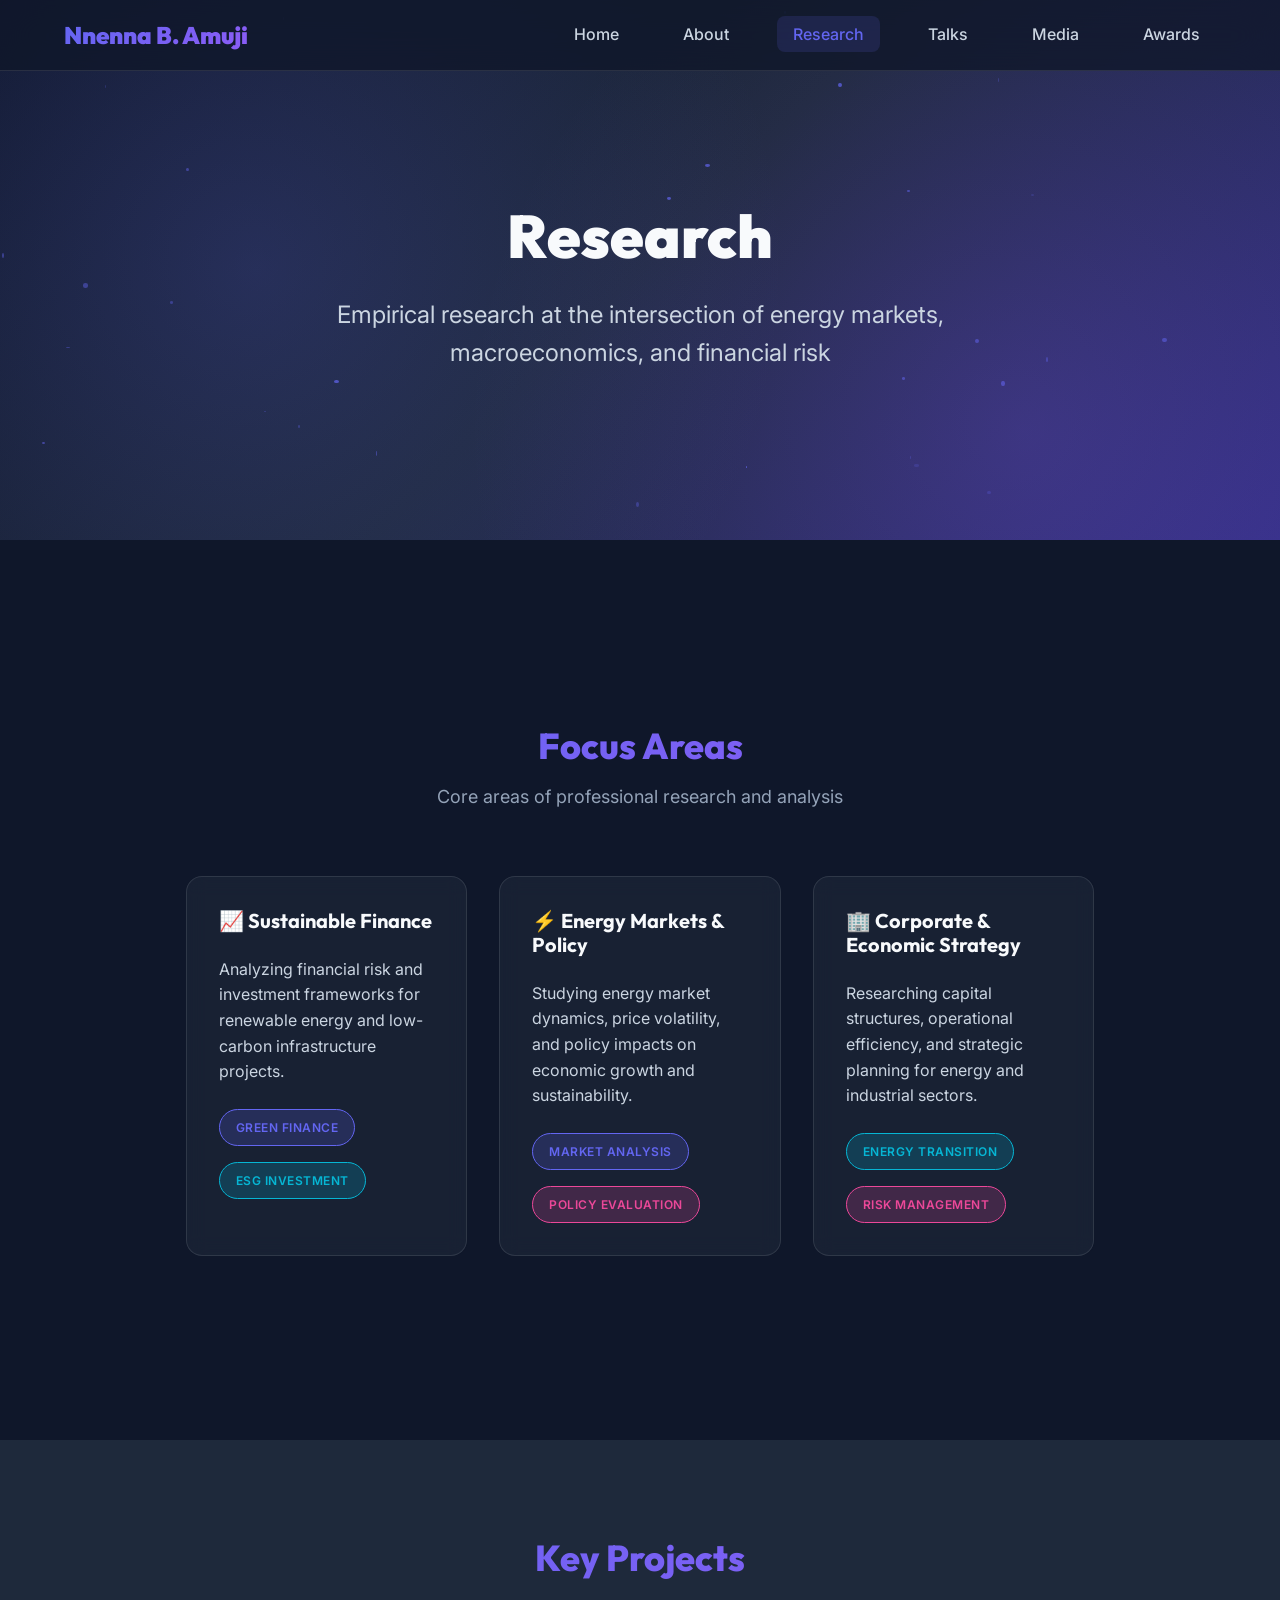
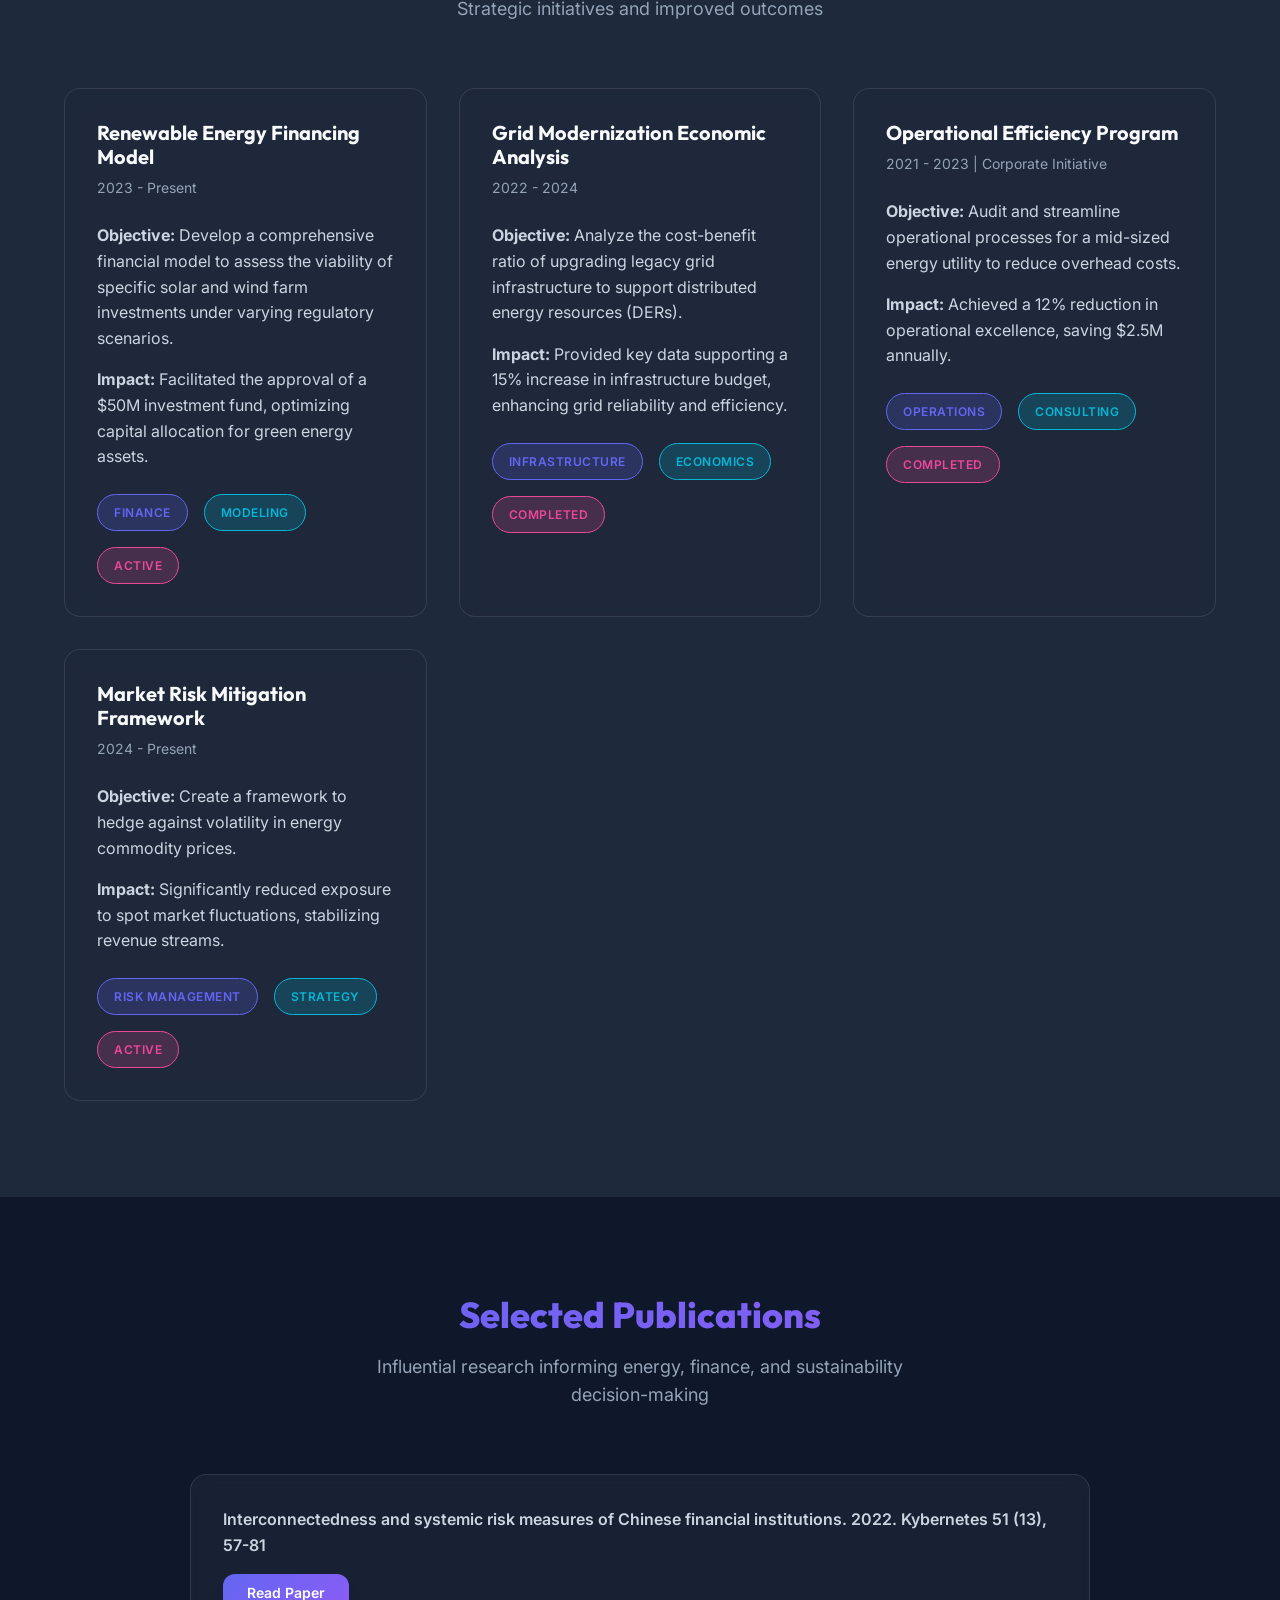
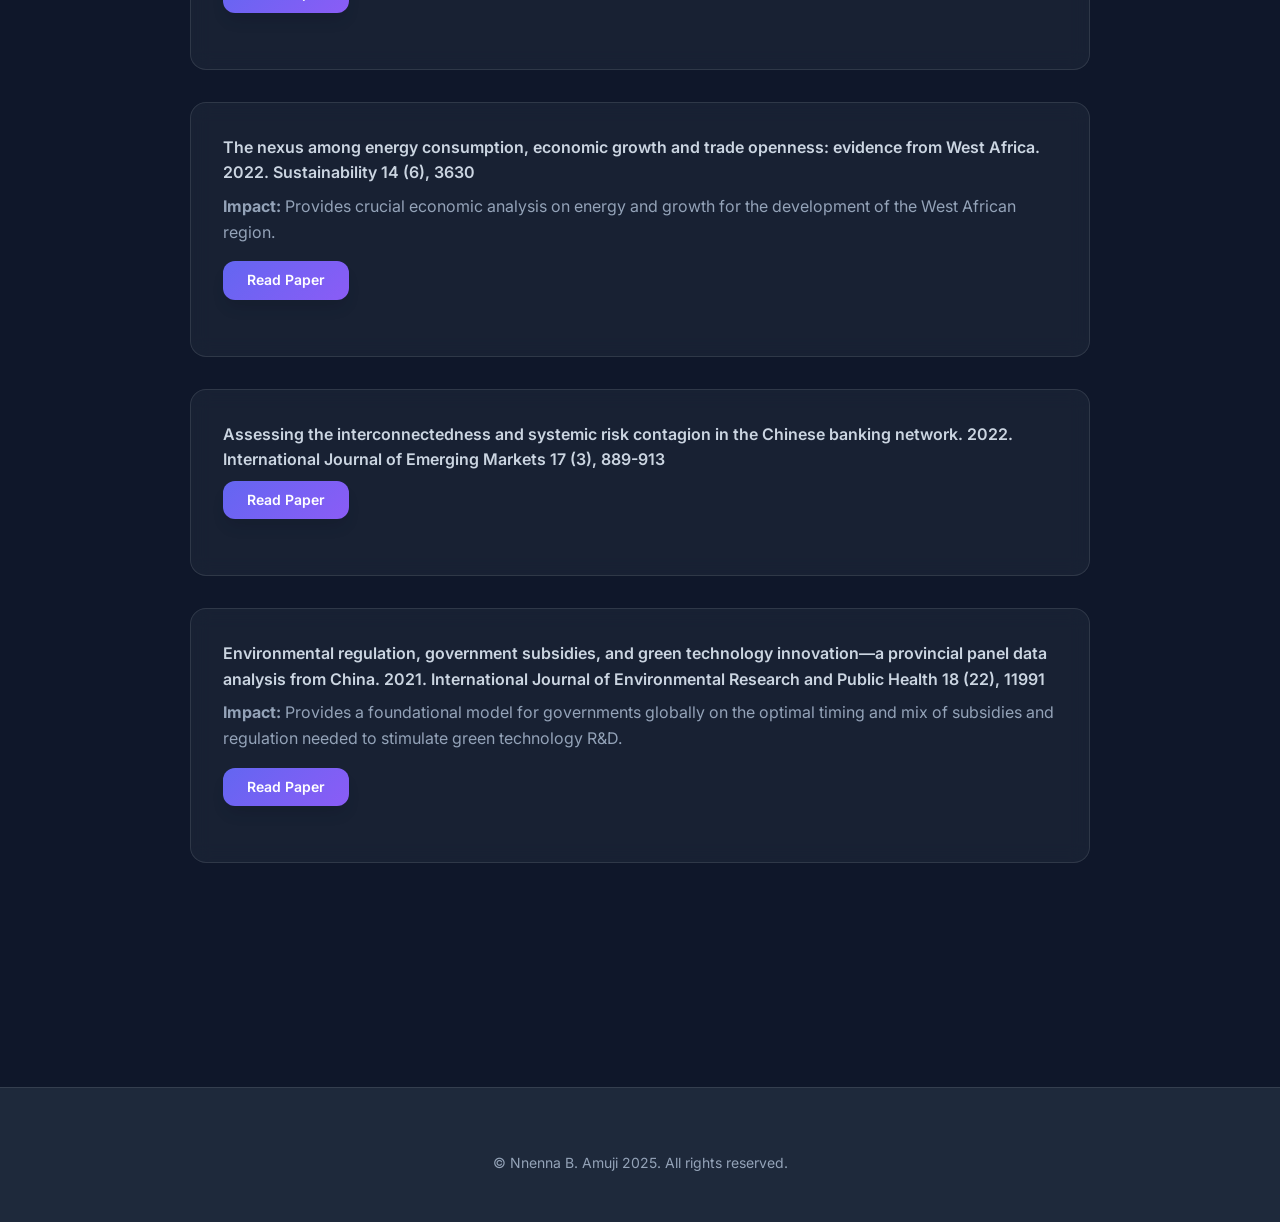
<file: research.html>
<!doctype html>
<html lang="en">
  <head>
    <meta charset="UTF-8" />
    <meta name="viewport" content="width=device-width, initial-scale=1.0" />
    <meta
      name="description"
      content="Explore my research projects, publications, and academic contributions"
    />
    <title>Research | Personal Website</title>
    <link rel="stylesheet" href="styles.css" />
  </head>
  <body>
    <!-- NAVIGATION BAR -->
    <nav class="navbar">
      <div class="nav-container">
        <a href="index.html" class="nav-logo">Nnenna B. Amuji</a>

        <button class="nav-toggle" aria-label="Toggle navigation">
          <span></span>
          <span></span>
          <span></span>
        </button>

        <ul class="nav-menu">
          <li><a href="index.html" class="nav-link">Home</a></li>
          <li><a href="about.html" class="nav-link">About</a></li>
          <li><a href="research.html" class="nav-link">Research</a></li>
          <li><a href="talks.html" class="nav-link">Talks</a></li>
          <li><a href="media.html" class="nav-link">Media</a></li>
          <li><a href="awards.html" class="nav-link">Awards</a></li>
        </ul>
      </div>
    </nav>

    <!-- HERO SECTION -->
    <section class="hero" style="min-height: 60vh">
      <div class="hero-content">
        <h1 class="hero-title">Research</h1>
        <p class="hero-subtitle">
          Empirical research at the intersection of energy markets,
          macroeconomics, and financial risk
        </p>
      </div>
    </section>

    <!-- RESEARCH AREAS SECTION -->
    <section class="section">
      <div class="container">
        <div class="section-header">
          <h2 class="section-title">Focus Areas</h2>
          <p class="section-subtitle">
            Core areas of professional research and analysis
          </p>
        </div>

        <div class="grid grid-3">
          <div class="card animate-on-scroll">
            <div class="card-header">
              <h3 class="card-title">📈 Sustainable Finance</h3>
            </div>
            <div class="card-body">
              <p>
                Analyzing financial risk and investment frameworks for renewable
                energy and low-carbon infrastructure projects.
              </p>
            </div>
            <div class="card-footer">
              <span class="badge badge-primary"> Green Finance </span>
              <span class="badge badge-accent"> ESG Investment</span>
            </div>
          </div>

          <div class="card animate-on-scroll">
            <div class="card-header">
              <h3 class="card-title">⚡ Energy Markets & Policy<h3>
            </div>
            <div class="card-body">
              <p>
               Studying energy market dynamics, price volatility, 
               and policy impacts on economic growth and sustainability.
              </p>
            </div>
            <div class="card-footer">
              <span class="badge badge-primary"> Market Analysis </span>
              <span class="badge badge-pink"> Policy Evaluation</span>
            </div>
          </div>

          <div class="card animate-on-scroll">
            <div class="card-header">
              <h3 class="card-title">🏢  Corporate & Economic Strategy</h3>
            </div>
            <div class="card-body">
              <p>
                Researching capital structures, operational efficiency, 
                and strategic planning for energy and industrial sectors.
              </p>
            </div>
            <div class="card-footer">
              <span class="badge badge-accent">Energy Transition</span>
              <span class="badge badge-pink">Risk Management</span>
            </div>
          </div>
        </div>
      </div>
    </section>

    <!-- FEATURED PROJECTS SECTION -->
    <section class="section" style="background: var(--color-bg-medium)">
      <div class="container">
        <div class="section-header">
          <h2 class="section-title">Key Projects</h2>
          <p class="section-subtitle">
            Strategic initiatives and improved outcomes
          </p>
        </div>

        <div class="grid grid-2">
          <!-- Project 1 -->
          <div class="card animate-on-scroll">
            <div class="card-header">
              <h3 class="card-title">Renewable Energy Financing Model</h3>
              <p class="card-subtitle">2023 - Present</p>
            </div>
            <div class="card-body">
              <p>
                <strong>Objective:</strong> Develop a comprehensive financial
                model to assess the viability of specific solar and wind farm
                investments under varying regulatory scenarios.
              </p>
              <p style="margin-top: var(--spacing-sm)">
                <strong>Impact:</strong> Facilitated the approval of a $50M
                investment fund, optimizing capital allocation for green energy
                assets.
              </p>
            </div>
            <div class="card-footer">
              <span class="badge badge-primary">Finance</span>
              <span class="badge badge-accent">Modeling</span>
              <span class="badge badge-pink">Active</span>
            </div>
          </div>

          <!-- Project 2 -->
          <div class="card animate-on-scroll">
            <div class="card-header">
              <h3 class="card-title">Grid Modernization Economic Analysis</h3>
              <p class="card-subtitle">2022 - 2024</p>
            </div>
            <div class="card-body">
              <p>
                <strong>Objective:</strong> Analyze the cost-benefit ratio of
                upgrading legacy grid infrastructure to support distributed
                energy resources (DERs).
              </p>
              <p style="margin-top: var(--spacing-sm)">
                <strong>Impact:</strong> Provided key data supporting a 15%
                increase in infrastructure budget, enhancing grid reliability
                and efficiency.
              </p>
            </div>
            <div class="card-footer">
              <span class="badge badge-primary">Infrastructure</span>
              <span class="badge badge-accent">Economics</span>
              <span class="badge badge-pink">Completed</span>
            </div>
          </div>

          <!-- Project 3 -->
          <div class="card animate-on-scroll">
            <div class="card-header">
              <h3 class="card-title">Operational Efficiency Program</h3>
              <p class="card-subtitle">2021 - 2023 | Corporate Initiative</p>
            </div>
            <div class="card-body">
              <p>
                <strong>Objective:</strong> Audit and streamline operational
                processes for a mid-sized energy utility to reduce overhead
                costs.
              </p>
              <p style="margin-top: var(--spacing-sm)">
                <strong>Impact:</strong> Achieved a 12% reduction in operational
                excellence, saving $2.5M annually.
              </p>
            </div>
            <div class="card-footer">
              <span class="badge badge-primary">Operations</span>
              <span class="badge badge-accent">Consulting</span>
              <span class="badge badge-pink">Completed</span>
            </div>
          </div>

          <!-- Project 4 -->
          <div class="card animate-on-scroll">
            <div class="card-header">
              <h3 class="card-title">Market Risk Mitigation Framework</h3>
              <p class="card-subtitle">2024 - Present</p>
            </div>
            <div class="card-body">
              <p>
                <strong>Objective:</strong> Create a framework to hedge against
                volatility in energy commodity prices.
              </p>
              <p style="margin-top: var(--spacing-sm)">
                <strong>Impact:</strong> Significantly reduced exposure to spot
                market fluctuations, stabilizing revenue streams.
              </p>
            </div>
            <div class="card-footer">
              <span class="badge badge-primary">Risk Management</span>
              <span class="badge badge-accent">Strategy</span>
              <span class="badge badge-pink">Active</span>
            </div>
          </div>
        </div>
      </div>
    </section>

    <!-- PUBLICATIONS SECTION -->
    <section class="section">
      <div class="container">
        <div class="section-header">
          <h2 class="section-title">Selected Publications</h2>
          <p class="section-subtitle">
            Influential research informing energy, finance, and sustainability decision-making
          </p>
        </div>

        <div style="max-width: 900px; margin: 0 auto">
          <!-- Publication 1 -->
          <div
            class="card animate-on-scroll"
            style="margin-bottom: var(--spacing-lg)"
          >
            <div class="card-body">
              <p style="font-weight: 600; margin-bottom: var(--spacing-xs)">
                Interconnectedness and systemic risk measures of Chinese financial institutions. 2022. 
                Kybernetes 51 (13), 57-81
              </p>
              <p
                style="
                  color: var(--color-text-muted);
                  margin-bottom: var(--spacing-sm);
                "
              >
                <!-- <strong>Impact:</strong> Provides crucial economic analysis on
                energy and growth for the development of the West African
                region. -->
              </p>

              <div class="card-footer">
                <a
                  href="https://doi.org/10.1108/K-04-2021-0270"
                  class="btn btn-primary"
                  style="
                    padding: var(--spacing-xs) var(--spacing-md);
                    font-size: var(--text-sm);
                  "
                  >Read Paper</a
                >
                <!-- <span class="badge badge-primary">Impact Award</span> -->
              </div>
            </div>
          </div>

          <!-- Publication 2 -->
          <div
            class="card animate-on-scroll"
            style="margin-bottom: var(--spacing-lg)"
          >
            <div class="card-body">
              <p style="font-weight: 600; margin-bottom: var(--spacing-xs)">
                The nexus among energy consumption, economic growth and trade openness: 
                evidence from West Africa. 2022. Sustainability 14 (6), 3630

              </p>
              <p
                style="
                  color: var(--color-text-muted);
                  margin-bottom: var(--spacing-sm);
                "
              >
                <strong>Impact:</strong> Provides crucial economic analysis on energy and growth for
                 the development of the West African region.
              </p>

              <div class="card-footer">
                <a
                  href="https://www.mdpi.com/2071-1050/14/6/3630"
                  class="btn btn-primary"
                  style="
                    padding: var(--spacing-xs) var(--spacing-md);
                    font-size: var(--text-sm);
                  "
                  >Read Paper</a
                >
                <!-- <span class="badge badge-accent">Featured Article</span> -->
              </div>
            </div>
          </div>

          <!-- Publication 3 -->
          <div
            class="card animate-on-scroll"
            style="margin-bottom: var(--spacing-lg)"
          >
            <div class="card-body">
              <p style="font-weight: 600; margin-bottom: var(--spacing-xs)">
                Assessing the interconnectedness and systemic risk contagion in
                the Chinese banking network. 2022. International Journal of
                Emerging Markets 17 (3), 889-913
              </p>

              <div class="card-footer">
                <a
                href="https://doi.org/10.1108/IJOEM-08-2021-1331"
                  class="btn btn-primary"
                  style="
                    padding: var(--spacing-xs) var(--spacing-md);
                    font-size: var(--text-sm);
                  "
                  >Read Paper</a
                >
              </div>
            </div>
          </div>

          <!-- Publication 4 -->
          <div
            class="card animate-on-scroll"
            style="margin-bottom: var(--spacing-lg)"
          >
            <div class="card-body">
              <p style="font-weight: 600; margin-bottom: var(--spacing-xs)">
                Environmental regulation, government subsidies, and green technology innovation—a provincial panel data analysis from China. 2021. 
                International Journal of Environmental Research and Public Health 18 (22), 11991
              </p>
               <p
                style="
                  color: var(--color-text-muted);
                  margin-bottom: var(--spacing-sm);
                "
              >
                <strong>Impact:</strong> Provides a foundational model for governments globally on the optimal timing and mix of subsidies and 
                regulation needed to stimulate green technology R&D.
              </p>
               
              <div class="card-footer">
                <a
                  href="https://www.mdpi.com/1660-4601/18/22/11991"
                  class="btn btn-primary"
                  style="
                    padding: var(--spacing-xs) var(--spacing-md);
                    font-size: var(--text-sm);
                  "
                  >Read Paper</a
                >
              </div>
            </div>
          </div>

          <!-- <div class="text-center" style="margin-top: var(--spacing-xl)">
            <a href="#" class="btn btn-secondary">View All Publications</a>
          </div> -->
        </div>
      </div>
    </section>

    <!-- FOOTER -->
    <footer class="footer">
      <div class="container">
        <div class="footer-content">
          <p class="footer-text">
            © Nnenna B. Amuji 2025. All rights reserved.
          </p>
        </div>
      </div>
    </footer>

    <script src="script.js"></script>
  </body>
</html>
</file>
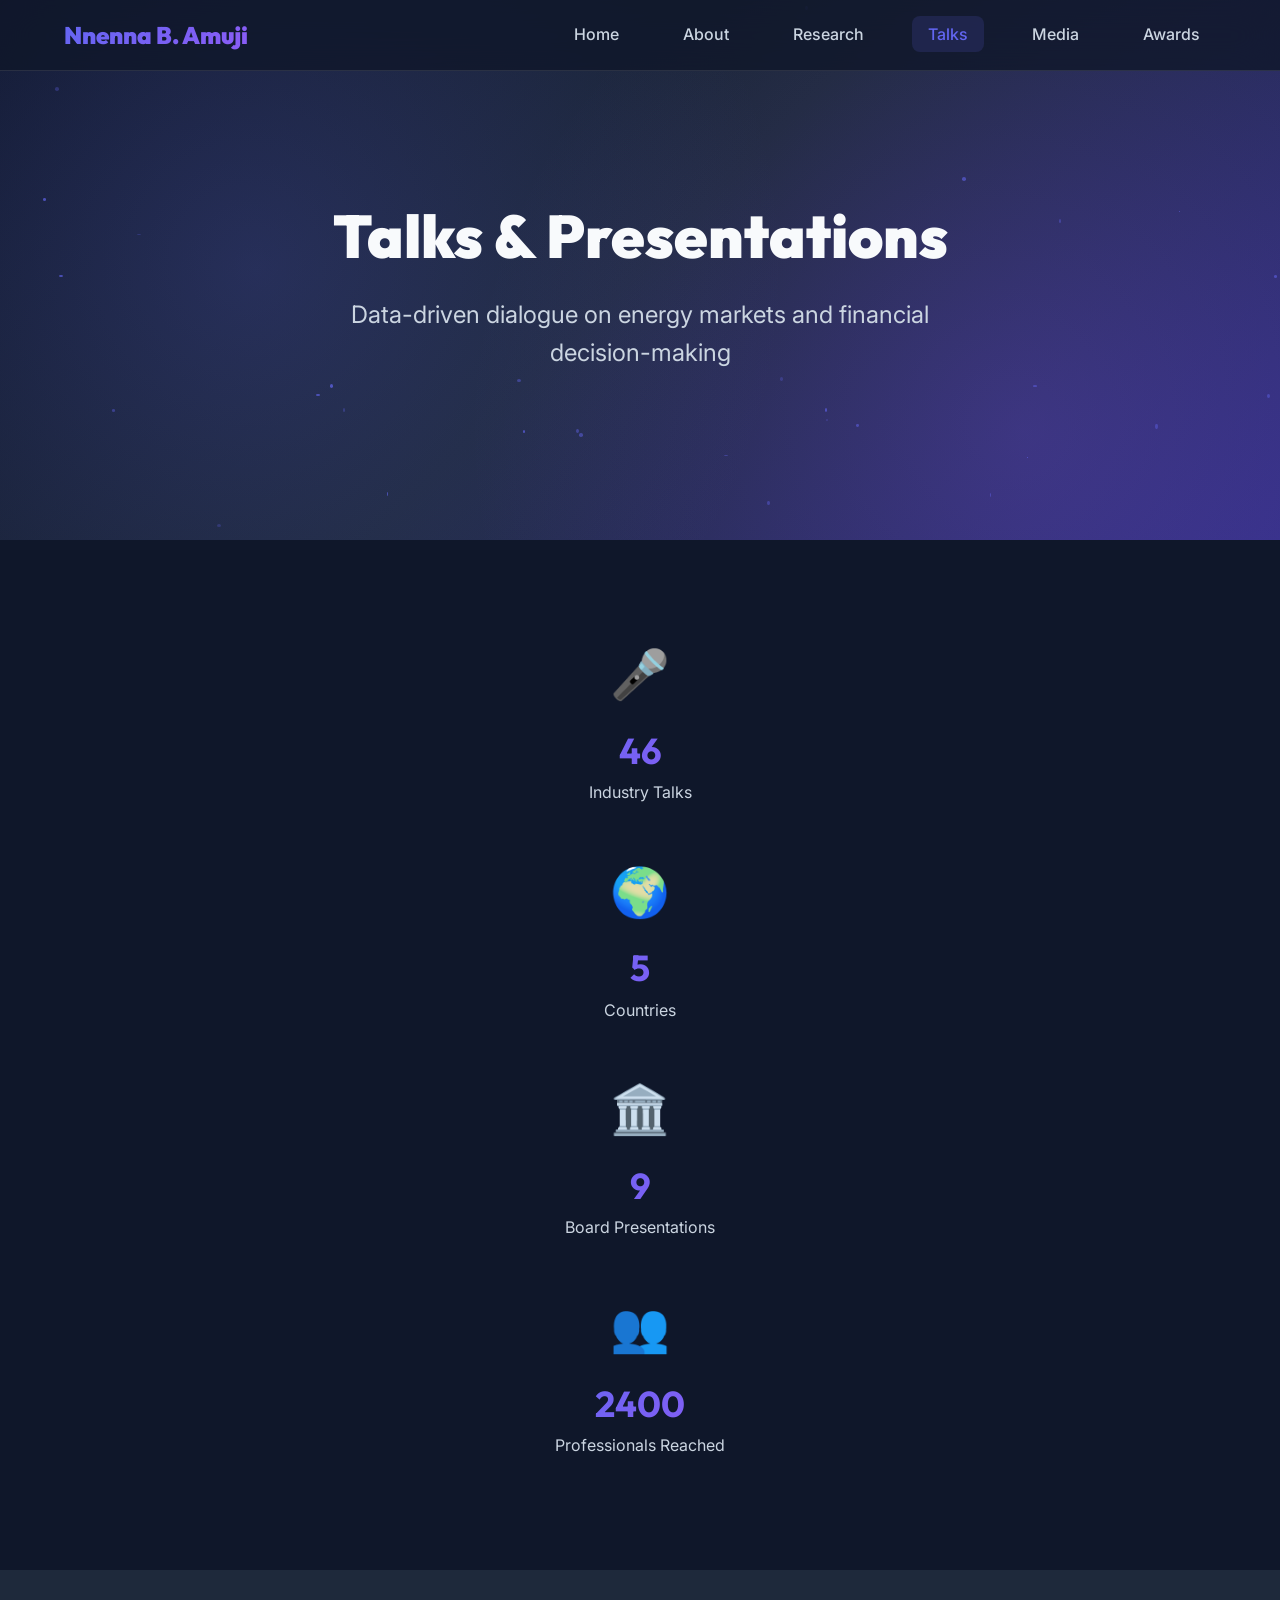
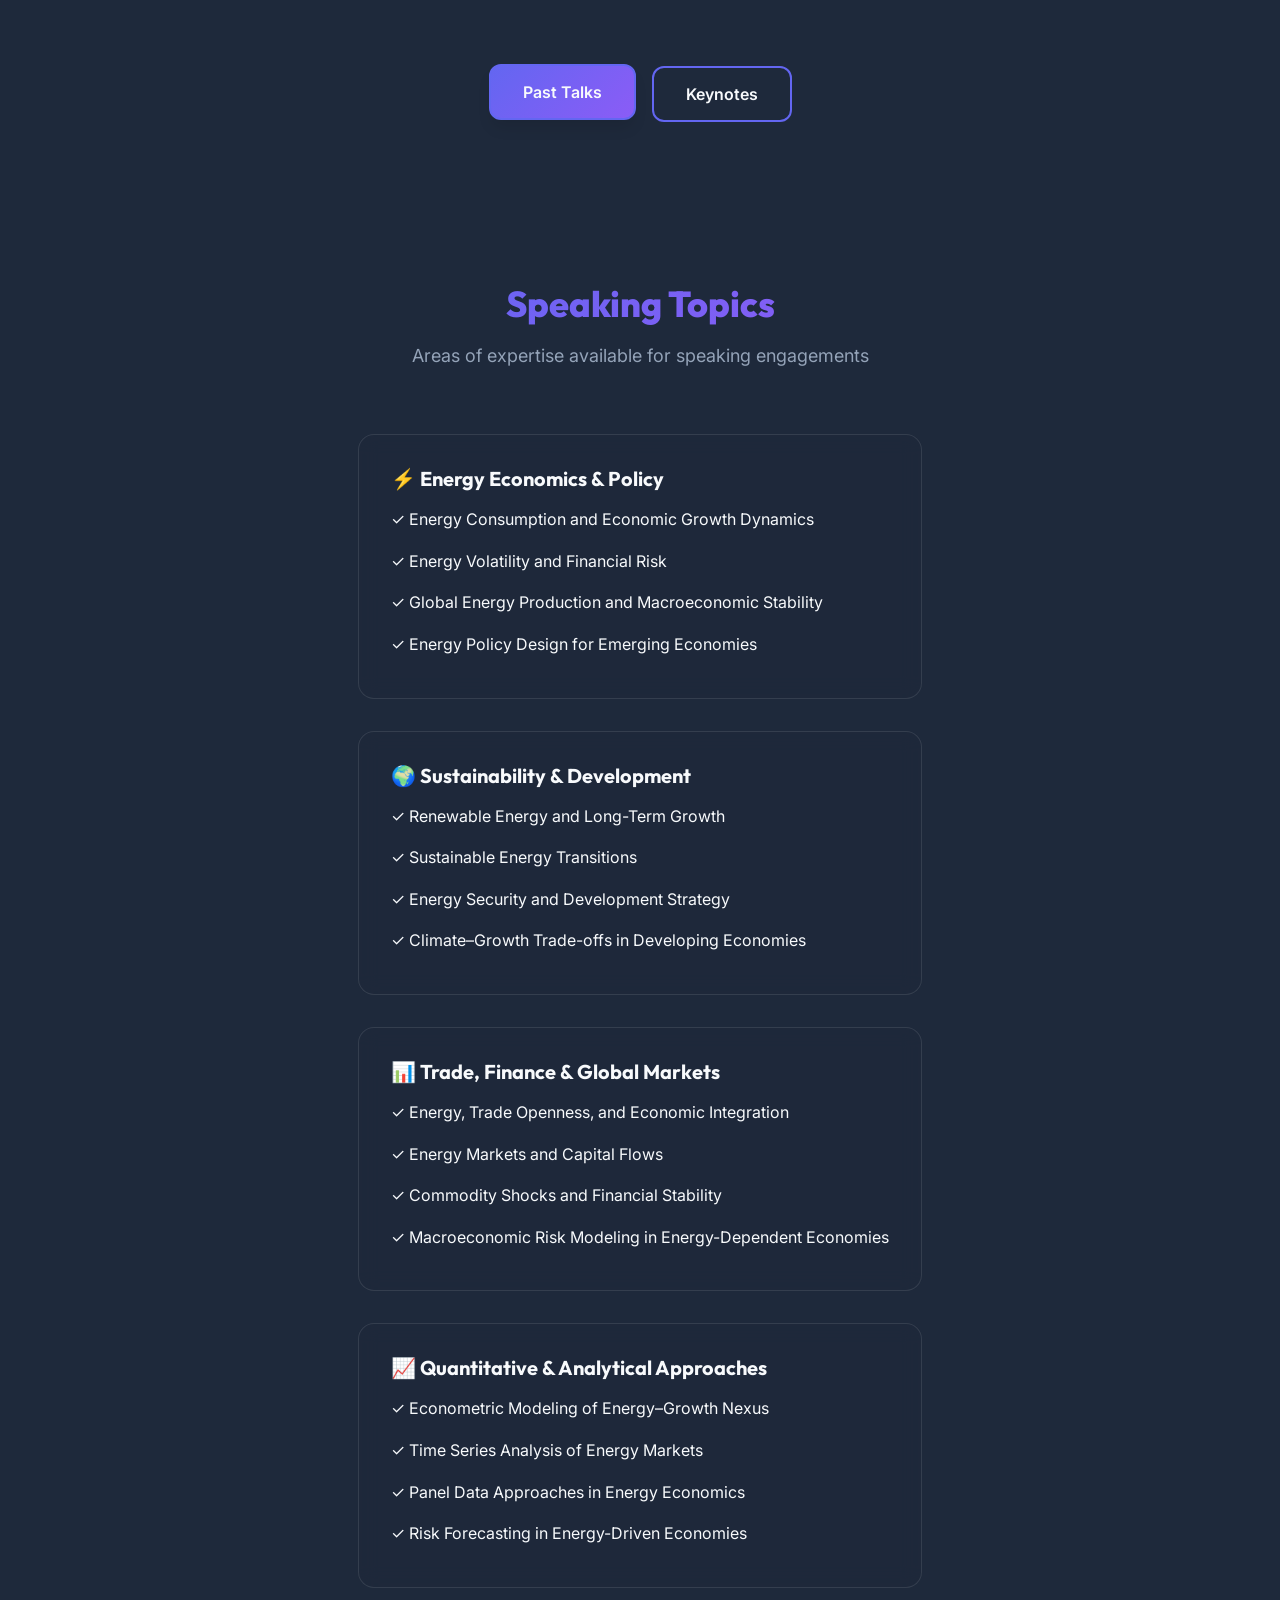
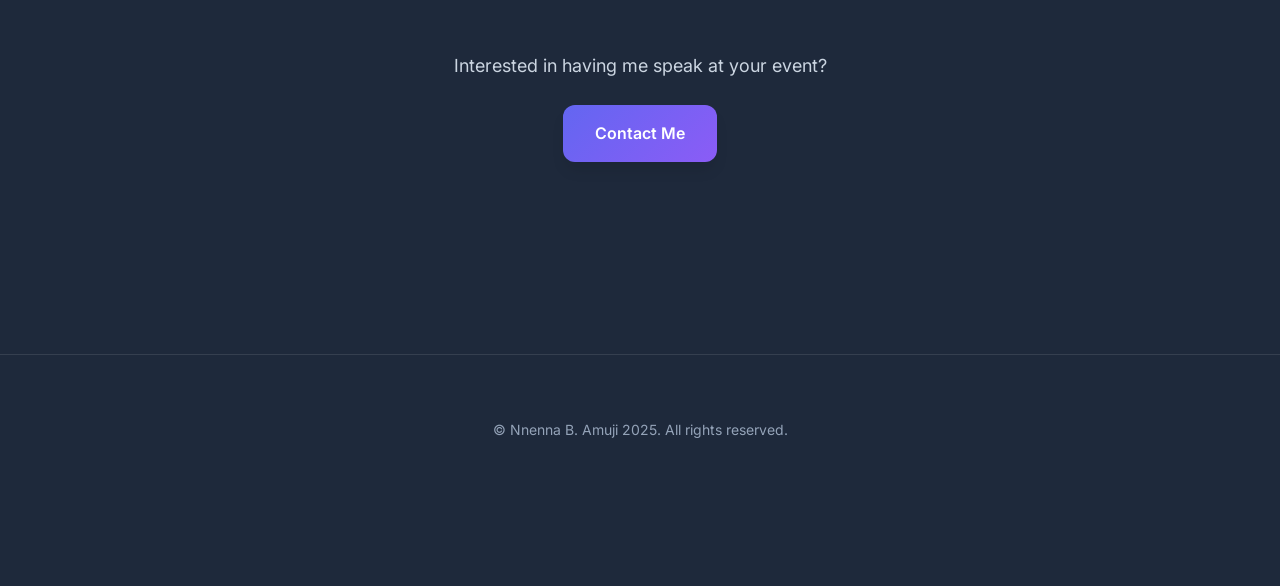
<file: talks.html>
<!doctype html>
<html lang="en">
  <head>
    <meta charset="UTF-8" />
    <meta name="viewport" content="width=device-width, initial-scale=1.0" />
    <meta
      name="description"
      content="Presentations, keynotes, and speaking engagements at conferences and events"
    />
    <title>Talks | Personal Website</title>
    <link rel="stylesheet" href="styles.css" />
    <style>
      /* Talks Page Specific Styles */
      .talk-card {
        background: var(--color-bg-card);
        backdrop-filter: blur(10px);
        border: 1px solid rgba(255, 255, 255, 0.1);
        border-radius: var(--radius-xl);
        padding: var(--spacing-lg);
        transition: all var(--transition-base);
        height: 100%;
        position: relative;
        overflow: hidden;
      }

      .talk-card::before {
        content: "";
        position: absolute;
        top: 0;
        left: 0;
        width: 4px;
        height: 100%;
        background: var(--gradient-primary);
        transform: scaleY(0);
        transition: transform var(--transition-base);
      }

      .talk-card:hover::before {
        transform: scaleY(1);
      }

      .talk-card:hover {
        transform: translateY(-5px);
        border-color: rgba(99, 102, 241, 0.5);
        box-shadow:
          var(--shadow-xl),
          0 0 30px rgba(99, 102, 241, 0.2);
      }

      .talk-date {
        display: inline-flex;
        align-items: center;
        gap: var(--spacing-xs);
        padding: var(--spacing-xs) var(--spacing-sm);
        background: var(--gradient-primary);
        border-radius: var(--radius-full);
        font-size: var(--text-sm);
        font-weight: 600;
        color: white;
        margin-bottom: var(--spacing-sm);
      }

      .talk-type {
        position: absolute;
        top: var(--spacing-lg);
        right: var(--spacing-lg);
        padding: var(--spacing-xs) var(--spacing-sm);
        background: rgba(6, 182, 212, 0.2);
        border: 1px solid var(--color-accent-cyan);
        color: var(--color-accent-cyan);
        border-radius: var(--radius-md);
        font-size: var(--text-xs);
        font-weight: 600;
        text-transform: uppercase;
      }

      .talk-location {
        display: flex;
        align-items: center;
        gap: var(--spacing-xs);
        color: var(--color-text-muted);
        font-size: var(--text-sm);
        margin-bottom: var(--spacing-sm);
      }

      .tabs {
        display: flex;
        gap: var(--spacing-sm);
        justify-content: center;
        margin-bottom: var(--spacing-2xl);
        flex-wrap: wrap;
      }

      .tab-btn {
        padding: var(--spacing-sm) var(--spacing-lg);
        background: transparent;
        border: 2px solid var(--color-primary);
        color: var(--color-text-primary);
        border-radius: var(--radius-lg);
        cursor: pointer;
        font-weight: 600;
        font-size: var(--text-base);
        transition: all var(--transition-fast);
        font-family: var(--font-body);
      }

      .tab-btn:hover,
      .tab-btn.active {
        background: var(--gradient-primary);
        transform: translateY(-2px);
        box-shadow: var(--shadow-lg);
      }

      .tab-content {
        display: none;
      }

      .tab-content.active {
        display: block;
        animation: fadeIn 0.5s ease-in-out;
      }
    </style>
  </head>
  <body>
    <!-- NAVIGATION BAR -->
    <nav class="navbar">
      <div class="nav-container">
        <a href="index.html" class="nav-logo">Nnenna B. Amuji</a>

        <button class="nav-toggle" aria-label="Toggle navigation">
          <span></span>
          <span></span>
          <span></span>
        </button>

        <ul class="nav-menu">
          <li><a href="index.html" class="nav-link">Home</a></li>
          <li><a href="about.html" class="nav-link">About</a></li>
          <li><a href="research.html" class="nav-link">Research</a></li>
          <li><a href="talks.html" class="nav-link">Talks</a></li>
          <li><a href="media.html" class="nav-link">Media</a></li>
          <li><a href="awards.html" class="nav-link">Awards</a></li>
        </ul>
      </div>
    </nav>

    <!-- HERO SECTION -->
    <section class="hero" style="min-height: 60vh">
      <div class="hero-content">
        <h1 class="hero-title">Talks & Presentations</h1>
        <p class="hero-subtitle">
         Data-driven dialogue on energy markets and financial decision-making
        </p>
      </div>
    </section>

    <!-- STATS SECTION -->
    <section class="section">
      <div class="container">
        <div class="grid grid-4">
          <div class="text-center animate-on-scroll">
            <div
              style="
                font-size: var(--text-5xl);
                margin-bottom: var(--spacing-sm);
              "
            >
              🎤
            </div>
            <h3
              class="text-gradient"
              style="
                font-size: var(--text-4xl);
                margin-bottom: var(--spacing-xs);
              "
              data-counter="50"
            >
              0
            </h3>
            <p class="text-muted">Industry Talks</p>
          </div>
          <div class="text-center animate-on-scroll">
            <div
              style="
                font-size: var(--text-5xl);
                margin-bottom: var(--spacing-sm);
              "
            >
              🌍
            </div>
            <h3
              class="text-gradient"
              style="
                font-size: var(--text-4xl);
                margin-bottom: var(--spacing-xs);
              "
              data-counter="12"
            >
              0
            </h3>
            <p class="text-muted">Countries</p>
          </div>
          <div class="text-center animate-on-scroll">
            <div
              style="
                font-size: var(--text-5xl);
                margin-bottom: var(--spacing-sm);
              "
            >
              🏛️
            </div>
            <h3
              class="text-gradient"
              style="
                font-size: var(--text-4xl);
                margin-bottom: var(--spacing-xs);
              "
              data-counter="20"
            >
              0
            </h3>
            <p class="text-muted">Board Presentations</p>
          </div>
          <div class="text-center animate-on-scroll">
            <div
              style="
                font-size: var(--text-5xl);
                margin-bottom: var(--spacing-sm);
              "
            >
              👥
            </div>
            <h3
              class="text-gradient"
              style="
                font-size: var(--text-4xl);
                margin-bottom: var(--spacing-xs);
              "
              data-counter="5000"
            >
              0
            </h3>
            <p class="text-muted">Professionals Reached</p>
          </div>
        </div>
      </div>
    </section>

    <!-- TALKS SECTION WITH TABS -->
    <section class="section" style="background: var(--color-bg-medium)">
      <div class="container">
        <!-- Tabs -->
        <div class="tabs">
          <!-- <button class="tab-btn active" data-tab="upcoming">
            Upcoming Talks
          </button> -->
          <button class="tab-btn active" data-tab="past">Past Talks</button>
          <button class="tab-btn" data-tab="keynotes">Keynotes</button>
        </div>

        <!-- Upcoming Talks Tab -->
        <!-- <div class="tab-content active" id="upcoming">
          <div class="section-header">
            <h2 class="section-title">📅 Upcoming Talks</h2>
            <p class="section-subtitle">
              Future speaking engagements and presentations
            </p>
          </div> -->

          <!-- <div class="grid grid-2"> -->
            <!-- Upcoming Talk 1 -->
            <!-- <div class="talk-card animate-on-scroll">
              <span class="talk-type">Keynote</span>
              <span class="talk-date">📅 March 15, 2025</span>
              <h3 class="card-title">The Future of Energy Finance</h3>
              <div class="talk-location">
                📍 Houston, TX • Global Energy Summit 2025
              </div>
              <p>
                Keynote presentation on emerging trends in financing renewable
                energy projects and the evolution of global energy markets.
              </p>
              <div style="margin-top: var(--spacing-md)">
                <span class="badge badge-primary">Energy</span>
                <span class="badge badge-accent">Finance</span>
                <span class="badge badge-pink">1 hour</span>
              </div>
            </div> -->

            <!-- Upcoming Talk 2 -->
            <!-- <div class="talk-card animate-on-scroll">
              <span class="talk-type">Panel</span>
              <span class="talk-date">📅 April 22, 2025</span>
              <h3 class="card-title">Navigating Regulatory Changes</h3>
              <div class="talk-location">
                📍 Washington, D.C. • Policy Outlook Forum
              </div>
              <p>
                Panel discussion on the impact of new environmental regulations
                on corporate strategy and operational compliance.
              </p>
              <div style="margin-top: var(--spacing-md)">
                <span class="badge badge-primary">Policy</span>
                <span class="badge badge-accent">Strategy</span>
                <span class="badge badge-pink">90 min</span>
              </div>
            </div> -->

            <!-- Upcoming Talk 3 -->
            <!-- <div class="talk-card animate-on-scroll">
              <span class="talk-type">Invited Talk</span>
              <span class="talk-date">📅 May 10, 2025</span>
              <h3 class="card-title">Sustainable Business Growth</h3>
              <div class="talk-location">
                📍 London, UK • Business Sustainability Conf
              </div>
              <p>
                Invited presentation on integrating sustainability metrics into
                core business KPIs for long-term value creation.
              </p>
              <div style="margin-top: var(--spacing-md)">
                <span class="badge badge-primary">Sustainability</span>
                <span class="badge badge-accent">Management</span>
                <span class="badge badge-pink">45 min</span>
              </div>
            </div> -->

            <!-- Upcoming Talk 4 -->
            <!-- <div class="talk-card animate-on-scroll">
              <span class="talk-type">Workshop</span>
              <span class="talk-date">📅 June 5, 2025</span>
              <h3 class="card-title">Financial Modeling for Energy</h3>
              <div class="talk-location">📍 New York, NY • FinTech Week</div>
              <p>
                Interactive workshop teaching advanced financial modeling
                techniques specifically for evaluating complex energy assets.
              </p>
              <div style="margin-top: var(--spacing-md)">
                <span class="badge badge-primary">Modeling</span>
                <span class="badge badge-accent">Workshop</span>
                <span class="badge badge-pink">3 hours</span>
              </div>
            </div>
          </div>
        </div> -->

        <!-- Keynotes Tab -->
        <div class="tab-content" id="keynotes">
          <div class="section-header">
            <h2 class="section-title">🎯 Keynote Presentations</h2>
            <p class="section-subtitle">
              Featured keynote addresses at major conferences
            </p>
          </div>

          <div class="grid grid-2">
            <!-- Keynote 1 -->
            <div class="talk-card animate-on-scroll">
              <span class="talk-type">Keynote</span>
              <span class="talk-date">📅 December 2025</span>
              <h3 class="card-title">Energy Consumption and Financial Risk
</h3>
              <div class="talk-location">
                📍  ICOEES-25: International Conference on Energy and Environmental Sciences

              </div>
              <p>
               Delivered the flagship keynote to a global audience from 10+ countries on the systemic links between energy consumption volatility and financial risk.
Energy Economics Sustainability View Slides

              </p>
              <div style="margin-top: var(--spacing-md)">
                <span class="badge badge-primary">Energy Economics Sustainability</span>
    
                <a
                  href="#"
                  class="btn btn-primary"
                  style="
                    padding: var(--spacing-xs) var(--spacing-md);
                    font-size: var(--text-sm);
                    margin-top: var(--spacing-sm);
                  "
                  >View Slides</a
                >
              </div>
            </div>

            <!-- Keynote 2 -->
            <!-- <div class="talk-card animate-on-scroll">
              <span class="talk-type">Keynote</span>
              <span class="talk-date">📅 September 2024</span>
              <h3 class="card-title">The Green Revolution in Computing</h3>
              <div class="talk-location">
                📍 Copenhagen, Denmark • Sustainable Tech Summit
              </div>
              <p>
                Opening keynote on sustainable computing practices and the role
                of technology in combating climate change.
              </p>
              <div style="margin-top: var(--spacing-md)">
                <span class="badge badge-primary">Sustainability</span>
                <span class="badge badge-pink">Climate</span>
                <a
                  href="#"
                  class="btn btn-primary"
                  style="
                    padding: var(--spacing-xs) var(--spacing-md);
                    font-size: var(--text-sm);
                    margin-top: var(--spacing-sm);
                  "
                  >View Recording</a
                >
              </div>
            </div> -->

            <!-- Keynote 3 -->
            <!-- <div class="talk-card animate-on-scroll">
              <span class="talk-type">Keynote</span>
              <span class="talk-date">📅 June 2024</span>
              <h3 class="card-title">Privacy-Preserving Machine Learning</h3>
              <div class="talk-location">📍 Vienna, Austria • ICML 2024</div>
              <p>
                Keynote presentation on the latest advances in
                privacy-preserving techniques for machine learning applications.
              </p>
              <div style="margin-top: var(--spacing-md)">
                <span class="badge badge-primary">Privacy</span>
                <span class="badge badge-accent">ICML</span>
                <a
                  href="#"
                  class="btn btn-primary"
                  style="
                    padding: var(--spacing-xs) var(--spacing-md);
                    font-size: var(--text-sm);
                    margin-top: var(--spacing-sm);
                  "
                  >View Slides</a
                >
              </div>
            </div> -->

            <!-- Keynote 4 -->
            <!-- <div class="talk-card animate-on-scroll">
              <span class="talk-type">Keynote</span>
              <span class="talk-date">📅 March 2024</span>
              <h3 class="card-title">Democratizing AI Education</h3>
              <div class="talk-location">📍 Austin, TX • EdTech Conference</div>
              <p>
                Keynote on making AI education accessible to all and bridging
                the gap in technology education worldwide.
              </p>
              <div style="margin-top: var(--spacing-md)">
                <span class="badge badge-accent">Education</span>
                <span class="badge badge-pink">Access</span>
                <a
                  href="#"
                  class="btn btn-primary"
                  style="
                    padding: var(--spacing-xs) var(--spacing-md);
                    font-size: var(--text-sm);
                    margin-top: var(--spacing-sm);
                  "
                  >View Recording</a
                >
              </div> -->
            </div>
          </div>
        </div>

        <!-- Past Talks Tab -->
        <div class="tab-content" id="past">
          <div class="section-header">
            <h2 class="section-title">📚 Past Talks</h2>
            <p class="section-subtitle">
              Selected conferences, panels, and invited lecture
            </p>
          </div>

          <div style="max-width: 900px; margin: 0 auto">
            <!-- Past Talk 1 -->
            <div
              class="card animate-on-scroll"
              style="margin-bottom: var(--spacing-lg)"
            >
              <div class="card-body">
                <div
                  style="
                    display: flex;
                    justify-content: space-between;
                    align-items: start;
                    flex-wrap: wrap;
                    gap: var(--spacing-sm);
                  "
                >
                  <div style="flex: 1">
                    <h3 class="card-title">
                       Energy Consumption and Sustainability
                    </h3>
                    <p class="card-subtitle">
                       7th Edition Conference on Renewable and Sustainable Energy • April 2025 • Amsterdam, Netherlands
                    </p>
                    <p>
                      Presented research on sustainable energy consumption trends and their implications for long-term environmental and economic stability.
                    </p>
                  </div>
                  <span class="badge badge-primary">Invited Talk</span>
                </div>
              </div>
            </div>

            <!-- Past Talk 2 -->
            <div
              class="card animate-on-scroll"
              style="margin-bottom: var(--spacing-lg)"
            >
              <div class="card-body">
                <div
                  style="
                    display: flex;
                    justify-content: space-between;
                    align-items: start;
                    flex-wrap: wrap;
                    gap: var(--spacing-sm);
                  "
                >
                  <div style="flex: 1">
                    <h3 class="card-title"> Energy Consumption, Economic Growth, and Trade Openness Nexus
</h3>
                    <p class="card-subtitle">
                      14th Annual World Congress of Nano Science & Technology • May 2025

                    </p>
                    <p>
                      Delivered a presentation analyzing the interconnections among energy consumption, economic growth, and trade openness within emerging and developed economies.

                    </p>
                  </div>
                  <span class="badge badge-accent">Invited Talk</span>
                </div>
              </div>
            </div>

            <!-- Past Talk 3 -->
            <div
              class="card animate-on-scroll"
              style="margin-bottom: var(--spacing-lg)"
            >
              <div class="card-body">
                <div
                  style="
                    display: flex;
                    justify-content: space-between;
                    align-items: start;
                    flex-wrap: wrap;
                    gap: var(--spacing-sm);
                  "
                >
                  <div style="flex: 1">
                    <h3 class="card-title"> Global Energy Production and Economic Growth Linkages
</h3>
                    <p class="card-subtitle">
                      Global Summit and Expo on Renewable and Sustainable Energies • November 2024 • Dubai, UAE
                    </p>
                    <p>
                    Discussed the structural relationship between global energy production and economic growth, with emphasis on policy and investment implications.

                    </p>
                  </div>
                  <span class="badge badge-pink">Invited Speaker</span>
                </div>
              </div>
            </div>

            <!-- Past Talk 4 -->
            <div
              class="card animate-on-scroll"
              style="margin-bottom: var(--spacing-lg)"
            >
              <div class="card-body">
                <div
                  style="
                    display: flex;
                    justify-content: space-between;
                    align-items: start;
                    flex-wrap: wrap;
                    gap: var(--spacing-sm);
                  "
                >
                  <div style="flex: 1">
                    <h3 class="card-title">Energy Consumption, Economic Growth, and Trade Openness Nexus
</h3>
                    <p class="card-subtitle">
                      2nd World Chemistry Congress (IWCC) • 2024 • Osaka, Japan
                    </p>
                    <p>
                     Presented findings on the macroeconomic interactions between energy consumption, trade openness, and long-run economic performance.
                    </p>
                  </div>
                  <span class="badge badge-primary">Invited Talk</span>
                </div>
              </div>
            </div>

            
              </div>
            </div>
          </div>
        </div>

      

    <!-- SPEAKING TOPICS SECTION -->
    <section class="section">
      <div class="container">
        <div class="section-header">
          <h2 class="section-title">Speaking Topics</h2>
          <p class="section-subtitle">
            Areas of expertise available for speaking engagements
          </p>
        </div>

        <div class="grid grid-3">
          <div class="card animate-on-scroll">
            <h3 class="card-title">⚡ Energy Economics & Policy</h3>
            <ul style="list-style: none; padding: 0">
              <li style="padding: var(--spacing-xs) 0">
                ✓ Energy Consumption and Economic Growth Dynamics
               
              </li>
              <li style="padding: var(--spacing-xs) 0">
                ✓ Energy Volatility and Financial Risk
              </li>
             
              <li style="padding: var(--spacing-xs) 0"> ✓ Global Energy Production and Macroeconomic Stability</li>
              <li style="padding: var(--spacing-xs) 0">
                 ✓ Energy Policy Design for Emerging Economies
              </li>
            </ul>
          </div>

          <div class="card animate-on-scroll">
            <h3 class="card-title">🌍 Sustainability & Development</h3>
            <ul style="list-style: none; padding: 0">
              <li style="padding: var(--spacing-xs) 0">✓ Renewable Energy and Long-Term Growth
</li>
              <li style="padding: var(--spacing-xs) 0">
                ✓ Sustainable Energy Transitions
              </li>
              <li style="padding: var(--spacing-xs) 0">
               ✓ Energy Security and Development Strategy
              </li>
              <li style="padding: var(--spacing-xs) 0">
                ✓ Climate–Growth Trade-offs in Developing Economies
              </li>
            </ul>
          </div>

          <div class="card animate-on-scroll">
            <h3 class="card-title">📊 Trade, Finance & Global Markets</h3>
            <ul style="list-style: none; padding: 0">
              <li style="padding: var(--spacing-xs) 0">
                ✓ Energy, Trade Openness, and Economic Integration
              </li>
              <li style="padding: var(--spacing-xs) 0">✓ Energy Markets and Capital Flows</li>
              <li style="padding: var(--spacing-xs) 0"> ✓ Commodity Shocks and Financial Stability</li>
              <li style="padding: var(--spacing-xs) 0">
                ✓ Macroeconomic Risk Modeling in Energy-Dependent Economies
              </li>
            </ul>
          </div>
          <div class="card animate-on-scroll">
            <h3 class="card-title">📈 Quantitative & Analytical Approaches
</h3>
            <ul style="list-style: none; padding: 0">
              <li style="padding: var(--spacing-xs) 0">
                ✓ Econometric Modeling of Energy–Growth Nexus
              </li>
              <li style="padding: var(--spacing-xs) 0"> ✓ Time Series Analysis of Energy Markets</li>
              <li style="padding: var(--spacing-xs) 0">  ✓ Panel Data Approaches in Energy Economics</li>
              <li style="padding: var(--spacing-xs) 0">
                 ✓ Risk Forecasting in Energy-Driven Economies

              </li>
            </ul>
          </div>
        </div>

        <div class="text-center" style="margin-top: var(--spacing-2xl)">
          <p
            style="font-size: var(--text-lg); margin-bottom: var(--spacing-md)"
          >
            Interested in having me speak at your event?
          </p>
          <a href="about.html" class="btn btn-primary">Contact Me</a>
        </div>
      </div>
    </section>

    <!-- FOOTER -->
    <footer class="footer">
      <div class="container">
        <div class="footer-content">
          <p class="footer-text">
            © Nnenna B. Amuji 2025. All rights reserved.
          </p>
        </div>
      </div>
    </footer>

    <script src="script.js"></script>
    <script>
      // Tab Functionality
      const tabButtons = document.querySelectorAll(".tab-btn");
      const tabContents = document.querySelectorAll(".tab-content");

      tabButtons.forEach((button) => {
        button.addEventListener("click", function () {
          // Remove active class from all buttons and contents
          tabButtons.forEach((btn) => btn.classList.remove("active"));
          tabContents.forEach((content) => content.classList.remove("active"));

          // Add active class to clicked button
          this.classList.add("active");

          // Show corresponding content
          const tabId = this.getAttribute("data-tab");
          document.getElementById(tabId).classList.add("active");
        });
      });
    </script>
  </body>
</html>
</file>
<file: styles.css>
/* ===================================
   PERSONAL WEBSITE - GLOBAL STYLES
   Modern, Colorful, Premium Design
   =================================== */

/* Import Google Fonts */
@import url("https://fonts.googleapis.com/css2?family=Inter:wght@300;400;500;600;700&family=Outfit:wght@400;500;600;700;800;900&display=swap");

/* ===================================
   CSS VARIABLES - DESIGN TOKENS
   =================================== */
:root {
  /* Color Palette - Vibrant & Modern */
  --color-primary: #6366f1;
  --color-primary-dark: #4f46e5;
  --color-secondary: #8b5cf6;
  --color-accent-cyan: #06b6d4;
  --color-accent-pink: #ec4899;
  --color-accent-orange: #f97316;
  --color-accent-green: #10b981;

  /* Background Colors */
  --color-bg-dark: #0f172a;
  --color-bg-medium: #1e293b;
  --color-bg-light: #334155;
  --color-bg-card: rgba(30, 41, 59, 0.6);

  /* Text Colors */
  --color-text-primary: #f8fafc;
  --color-text-secondary: #cbd5e1;
  --color-text-muted: #94a3b8;

  /* Gradients */
  --gradient-primary: linear-gradient(135deg, #6366f1 0%, #8b5cf6 100%);
  --gradient-accent: linear-gradient(135deg, #06b6d4 0%, #ec4899 100%);
  --gradient-warm: linear-gradient(135deg, #f97316 0%, #ec4899 100%);
  --gradient-hero: linear-gradient(
    135deg,
    #0f172a 0%,
    #1e293b 50%,
    #312e81 100%
  );

  /* Spacing */
  --spacing-xs: 0.5rem;
  --spacing-sm: 1rem;
  --spacing-md: 1.5rem;
  --spacing-lg: 2rem;
  --spacing-xl: 3rem;
  --spacing-2xl: 4rem;
  --spacing-3xl: 6rem;

  /* Typography */
  --font-heading: "Outfit", sans-serif;
  --font-body: "Inter", sans-serif;

  /* Font Sizes */
  --text-xs: 0.75rem;
  --text-sm: 0.875rem;
  --text-base: 1rem;
  --text-lg: 1.125rem;
  --text-xl: 1.25rem;
  --text-2xl: 1.5rem;
  --text-3xl: 1.875rem;
  --text-4xl: 2.25rem;
  --text-5xl: 3rem;
  --text-6xl: 3.75rem;

  /* Shadows */
  --shadow-sm: 0 1px 2px 0 rgba(0, 0, 0, 0.05);
  --shadow-md: 0 4px 6px -1px rgba(0, 0, 0, 0.1);
  --shadow-lg: 0 10px 15px -3px rgba(0, 0, 0, 0.1);
  --shadow-xl: 0 20px 25px -5px rgba(0, 0, 0, 0.1);
  --shadow-glow: 0 0 20px rgba(99, 102, 241, 0.4);

  /* Border Radius */
  --radius-sm: 0.375rem;
  --radius-md: 0.5rem;
  --radius-lg: 0.75rem;
  --radius-xl: 1rem;
  --radius-full: 9999px;

  /* Transitions */
  --transition-fast: 150ms ease-in-out;
  --transition-base: 300ms ease-in-out;
  --transition-slow: 500ms ease-in-out;
}

/* ===================================
   RESET & BASE STYLES
   =================================== */
* {
  margin: 0;
  padding: 0;
  box-sizing: border-box;
}

html {
  scroll-behavior: smooth;
  font-size: 16px;
}

body {
  font-family: var(--font-body);
  background: var(--color-bg-dark);
  color: var(--color-text-primary);
  line-height: 1.6;
  overflow-x: hidden;
  min-height: 100vh;
}

/* ===================================
   TYPOGRAPHY
   =================================== */
h1,
h2,
h3,
h4,
h5,
h6 {
  font-family: var(--font-heading);
  font-weight: 700;
  line-height: 1.2;
  margin-bottom: var(--spacing-md);
  color: var(--color-text-primary);
}

h1 {
  font-size: var(--text-5xl);
  font-weight: 900;
}

h2 {
  font-size: var(--text-4xl);
  font-weight: 800;
}

h3 {
  font-size: var(--text-3xl);
  font-weight: 700;
}

h4 {
  font-size: var(--text-2xl);
}

h5 {
  font-size: var(--text-xl);
}

h6 {
  font-size: var(--text-lg);
}

p {
  margin-bottom: var(--spacing-sm);
  color: var(--color-text-secondary);
}

a {
  color: var(--color-accent-cyan);
  text-decoration: none;
  transition: color var(--transition-fast);
}

a:hover {
  color: var(--color-accent-pink);
}

/* ===================================
   NAVIGATION BAR
   =================================== */
.navbar {
  position: fixed;
  top: 0;
  left: 0;
  right: 0;
  z-index: 1000;
  background: rgba(15, 23, 42, 0.8);
  backdrop-filter: blur(20px);
  border-bottom: 1px solid rgba(255, 255, 255, 0.1);
  padding: var(--spacing-sm) 0;
  transition: all var(--transition-base);
}

.navbar.scrolled {
  background: rgba(15, 23, 42, 0.95);
  box-shadow: var(--shadow-lg);
}

.nav-container {
  max-width: 1200px;
  margin: 0 auto;
  padding: 0 var(--spacing-md);
  display: flex;
  justify-content: space-between;
  align-items: center;
}

.nav-logo {
  font-family: var(--font-heading);
  font-size: var(--text-2xl);
  font-weight: 900;
  background: var(--gradient-primary);
  -webkit-background-clip: text;
  -webkit-text-fill-color: transparent;
  background-clip: text;
  transition: transform var(--transition-fast);
}

.nav-logo:hover {
  transform: scale(1.05);
}

.nav-menu {
  display: flex;
  list-style: none;
  gap: var(--spacing-lg);
  align-items: center;
}

.nav-link {
  color: var(--color-text-secondary);
  font-weight: 500;
  padding: var(--spacing-xs) var(--spacing-sm);
  border-radius: var(--radius-md);
  transition: all var(--transition-fast);
  position: relative;
}

.nav-link::after {
  content: "";
  position: absolute;
  bottom: 0;
  left: 50%;
  transform: translateX(-50%);
  width: 0;
  height: 2px;
  background: var(--gradient-primary);
  transition: width var(--transition-base);
}

.nav-link:hover {
  color: var(--color-text-primary);
  background: rgba(99, 102, 241, 0.1);
}

.nav-link:hover::after {
  width: 80%;
}

.nav-link.active {
  color: var(--color-primary);
  background: rgba(99, 102, 241, 0.15);
}

/* Mobile Menu Toggle */
.nav-toggle {
  display: none;
  flex-direction: column;
  gap: 5px;
  background: none;
  border: none;
  cursor: pointer;
  padding: var(--spacing-xs);
}

.nav-toggle span {
  width: 25px;
  height: 3px;
  background: var(--color-text-primary);
  border-radius: var(--radius-full);
  transition: all var(--transition-base);
}

/* ===================================
   LAYOUT CONTAINERS
   =================================== */
.container {
  max-width: 1200px;
  margin: 0 auto;
  padding: 0 var(--spacing-md);
}

.section {
  padding: var(--spacing-3xl) 0;
  min-height: 100vh;
  display: flex;
  flex-direction: column;
  justify-content: center;
}

.section-header {
  text-align: center;
  margin-bottom: var(--spacing-2xl);
}

.section-title {
  font-size: var(--text-4xl);
  margin-bottom: var(--spacing-sm);
  background: var(--gradient-primary);
  -webkit-background-clip: text;
  -webkit-text-fill-color: transparent;
  background-clip: text;
}

.section-subtitle {
  font-size: var(--text-lg);
  color: var(--color-text-muted);
  max-width: 600px;
  margin: 0 auto;
}

/* ===================================
   HERO SECTION
   =================================== */
.hero {
  min-height: 90vh;
  display: flex;
  align-items: center;
  justify-content: center;
  position: relative;
  overflow: hidden;
  background: var(--gradient-hero);
  padding-top: 80px;
}

.hero::before {
  content: "";
  position: absolute;
  top: 0;
  left: 0;
  right: 0;
  bottom: 0;
  background: radial-gradient(
      circle at 20% 50%,
      rgba(99, 102, 241, 0.2) 0%,
      transparent 50%
    ),
    radial-gradient(
      circle at 80% 80%,
      rgba(139, 92, 246, 0.2) 0%,
      transparent 50%
    );
  animation: pulse 8s ease-in-out infinite;
}

@keyframes pulse {
  0%,
  100% {
    opacity: 1;
  }
  50% {
    opacity: 0.5;
  }
}

.hero-content {
  position: relative;
  z-index: 1;
  text-align: center;
  max-width: 800px;
  padding: var(--spacing-2xl);
}

.hero-title {
  font-size: var(--text-6xl);
  font-weight: 900;
  margin-bottom: var(--spacing-md);
  animation: fadeInUp 1s ease-out;
}

.hero-subtitle {
  font-size: var(--text-2xl);
  color: var(--color-text-secondary);
  margin-bottom: var(--spacing-xl);
  animation: fadeInUp 1s ease-out 0.2s backwards;
}

.hero-description {
  font-size: var(--text-lg);
  color: var(--color-text-muted);
  margin-bottom: var(--spacing-2xl);
  animation: fadeInUp 1s ease-out 0.4s backwards;
}

/* ===================================
   BUTTONS
   =================================== */
.btn {
  display: inline-block;
  padding: var(--spacing-sm) var(--spacing-lg);
  border-radius: var(--radius-lg);
  font-weight: 600;
  font-size: var(--text-base);
  cursor: pointer;
  border: none;
  transition: all var(--transition-base);
  text-align: center;
  font-family: var(--font-body);
}

.btn-primary {
  background: var(--gradient-primary);
  color: white;
  box-shadow: var(--shadow-lg);
}

.btn-primary:hover {
  transform: translateY(-2px);
  box-shadow: var(--shadow-xl), var(--shadow-glow);
}

.btn-secondary {
  background: transparent;
  color: var(--color-text-primary);
  border: 2px solid var(--color-primary);
}

.btn-secondary:hover {
  background: var(--color-primary);
  transform: translateY(-2px);
}

.btn-group {
  display: flex;
  gap: var(--spacing-md);
  justify-content: center;
  flex-wrap: wrap;
  animation: fadeInUp 1s ease-out 0.6s backwards;
}

.stats-title {
  font-size: var(--text-2xl);
  font-weight: 600;
  margin-bottom: var(--spacing-md);
}

.stats-subtitle {
  font-size: var(--text-lg);
  color: var(--color-text-muted);
}

/* ===================================
   CARDS
   =================================== */
.card {
  background: var(--color-bg-card);
  backdrop-filter: blur(10px);
  border: 1px solid rgba(255, 255, 255, 0.1);
  border-radius: var(--radius-xl);
  padding: var(--spacing-lg);
  transition: all var(--transition-base);
  height: 100%;
}

.card:hover {
  transform: translateY(-5px);
  border-color: rgba(99, 102, 241, 0.5);
  box-shadow: var(--shadow-xl), 0 0 30px rgba(99, 102, 241, 0.2);
}

.card-header {
  margin-bottom: var(--spacing-md);
}

.card-title {
  font-size: var(--text-xl);
  margin-bottom: var(--spacing-xs);
}

.card-subtitle {
  font-size: var(--text-sm);
  color: var(--color-text-muted);
}

.card-body {
  margin-bottom: var(--spacing-md);
}

.card-footer {
  display: flex;
  gap: var(--spacing-sm);
  flex-wrap: wrap;
}

/* ===================================
   GRID LAYOUTS
   =================================== */
.grid {
  display: grid;
  gap: var(--spacing-lg);
}

.grid-2 {
  grid-template-columns: repeat(auto-fit, minmax(300px, 1fr));
}

.grid-3 {
  grid-template-columns: repeat(auto-fit, minmax(280px, 1fr));
}

.grid-4 {
  grid-template-columns: repeat(auto-fit, minmax(250px, 1fr));
}

/* ===================================
   BADGES & TAGS
   =================================== */
.badge {
  display: inline-block;
  padding: var(--spacing-xs) var(--spacing-sm);
  border-radius: var(--radius-full);
  font-size: var(--text-xs);
  font-weight: 600;
  text-transform: uppercase;
  letter-spacing: 0.5px;
}

.badge-primary {
  background: rgba(99, 102, 241, 0.2);
  color: var(--color-primary);
  border: 1px solid var(--color-primary);
}

.badge-accent {
  background: rgba(6, 182, 212, 0.2);
  color: var(--color-accent-cyan);
  border: 1px solid var(--color-accent-cyan);
}

.badge-pink {
  background: rgba(236, 72, 153, 0.2);
  color: var(--color-accent-pink);
  border: 1px solid var(--color-accent-pink);
}

/* ===================================
   ANIMATIONS
   =================================== */
@keyframes fadeInUp {
  from {
    opacity: 0;
    transform: translateY(30px);
  }
  to {
    opacity: 1;
    transform: translateY(0);
  }
}

@keyframes fadeIn {
  from {
    opacity: 0;
  }
  to {
    opacity: 1;
  }
}

@keyframes slideInLeft {
  from {
    opacity: 0;
    transform: translateX(-50px);
  }
  to {
    opacity: 1;
    transform: translateX(0);
  }
}

@keyframes slideInRight {
  from {
    opacity: 0;
    transform: translateX(50px);
  }
  to {
    opacity: 1;
    transform: translateX(0);
  }
}

.animate-on-scroll {
  opacity: 0;
  transform: translateY(30px);
  transition: all 0.8s ease-out;
}

.animate-on-scroll.visible {
  opacity: 1;
  transform: translateY(0);
}

/* ===================================
   FOOTER
   =================================== */
.footer {
  background: var(--color-bg-medium);
  border-top: 1px solid rgba(255, 255, 255, 0.1);
  padding: var(--spacing-2xl) 0 var(--spacing-lg);
  margin-top: var(--spacing-3xl);
}

.footer-content {
  text-align: center;
}

.footer-text {
  color: var(--color-text-muted);
  font-size: var(--text-sm);
}

/* ===================================
   RESPONSIVE DESIGN
   =================================== */

/* Extra Large Screens (1920px+) */
@media (min-width: 1920px) {
  .container {
    max-width: 1400px;
  }

  .section {
    padding: var(--spacing-3xl) 0;
  }
}

/* Large Desktop (1440px - 1919px) */
@media (max-width: 1440px) {
  .container {
    max-width: 1200px;
  }
}

/* Desktop (1200px - 1439px) */
@media (max-width: 1200px) {
  .container {
    max-width: 1000px;
  }

  .grid-4 {
    grid-template-columns: repeat(auto-fit, minmax(220px, 1fr));
  }
}

/* Laptop / Tablet Landscape (1024px - 1199px) */
@media (max-width: 1024px) {
  :root {
    --text-6xl: 3rem;
    --text-5xl: 2.5rem;
    --text-4xl: 2rem;
    --text-3xl: 1.75rem;
    --spacing-3xl: 5rem;
  }

  .container {
    max-width: 900px;
  }

  .section {
    padding: var(--spacing-2xl) 0;
    min-height: auto;
  }

  .hero {
    min-height: 80vh;
  }

  .grid-3 {
    grid-template-columns: repeat(auto-fit, minmax(250px, 1fr));
  }

  .grid-4 {
    grid-template-columns: repeat(2, 1fr);
  }

  .nav-menu {
    gap: var(--spacing-md);
  }
}

/* Tablet Portrait (768px - 1023px) */
@media (max-width: 768px) {
  :root {
    --text-6xl: 2.5rem;
    --text-5xl: 2rem;
    --text-4xl: 1.75rem;
    --text-3xl: 1.5rem;
    --text-2xl: 1.25rem;
    --spacing-3xl: 4rem;
    --spacing-2xl: 3rem;
    --spacing-xl: 2rem;
  }

  .container {
    padding: 0 var(--spacing-md);
  }

  /* Mobile Navigation */
  .nav-menu {
    position: fixed;
    top: 70px;
    left: -100%;
    flex-direction: column;
    background: rgba(15, 23, 42, 0.98);
    backdrop-filter: blur(20px);
    width: 100%;
    padding: var(--spacing-xl);
    gap: var(--spacing-md);
    transition: left var(--transition-base);
    border-bottom: 1px solid rgba(255, 255, 255, 0.1);
    max-height: calc(100vh - 70px);
    overflow-y: auto;
  }

  .nav-menu.active {
    left: 0;
  }

  .nav-toggle {
    display: flex;
  }

  .nav-toggle.active span:nth-child(1) {
    transform: rotate(45deg) translate(8px, 8px);
  }

  .nav-toggle.active span:nth-child(2) {
    opacity: 0;
  }

  .nav-toggle.active span:nth-child(3) {
    transform: rotate(-45deg) translate(7px, -7px);
  }

  .nav-link {
    width: 100%;
    text-align: center;
    padding: var(--spacing-sm);
  }

  /* Buttons */
  .btn-group {
    flex-direction: column;
    align-items: stretch;
  }

  .btn {
    width: 100%;
  }

  /* Grids */
  .grid-2,
  .grid-3,
  .grid-4 {
    grid-template-columns: 1fr;
    gap: var(--spacing-md);
  }

  /* Hero */
  .hero {
    min-height: 70vh;
    padding-top: 70px;
  }

  .hero-content {
    padding: var(--spacing-xl) var(--spacing-md);
  }

  /* Cards */
  .card {
    padding: var(--spacing-md);
  }

  /* Section */
  .section {
    padding: var(--spacing-xl) 0;
  }

  .section-header {
    margin-bottom: var(--spacing-xl);
  }
}

/* Mobile Landscape / Large Phone (640px - 767px) */
@media (max-width: 640px) {
  :root {
    --text-6xl: 2.25rem;
    --text-5xl: 1.875rem;
    --text-4xl: 1.5rem;
    --spacing-2xl: 2.5rem;
  }

  .nav-logo {
    font-size: var(--text-xl);
  }

  .section-title {
    font-size: var(--text-3xl);
  }

  .section-subtitle {
    font-size: var(--text-base);
  }
}

/* Mobile Portrait (480px - 639px) */
@media (max-width: 480px) {
  :root {
    --text-6xl: 2rem;
    --text-5xl: 1.75rem;
    --text-4xl: 1.5rem;
    --text-3xl: 1.375rem;
    --text-2xl: 1.125rem;
    --text-xl: 1.0625rem;
    --spacing-md: 1rem;
    --spacing-lg: 1.5rem;
    --spacing-xl: 1.75rem;
    --spacing-2xl: 2rem;
    --spacing-3xl: 3rem;
  }

  html {
    font-size: 15px;
  }

  .container {
    padding: 0 var(--spacing-sm);
  }

  .hero-content {
    padding: var(--spacing-lg);
  }

  .hero-title {
    line-height: 1.1;
  }

  .hero-description {
    font-size: var(--text-base);
  }

  .card {
    padding: var(--spacing-sm) var(--spacing-md);
  }

  .badge {
    font-size: 0.65rem;
    padding: 0.375rem 0.625rem;
  }

  .btn {
    padding: var(--spacing-sm) var(--spacing-md);
    font-size: var(--text-sm);
  }

  .nav-menu {
    padding: var(--spacing-md);
  }

  .section {
    padding: var(--spacing-lg) 0;
  }

  .grid {
    gap: var(--spacing-sm);
  }
}

/* Small Mobile (375px - 479px) */
@media (max-width: 375px) {
  :root {
    --text-6xl: 1.75rem;
    --text-5xl: 1.5rem;
    --text-4xl: 1.375rem;
    --text-3xl: 1.25rem;
  }

  html {
    font-size: 14px;
  }

  .hero {
    min-height: 60vh;
  }

  .hero-content {
    padding: var(--spacing-md);
  }

  .nav-logo {
    font-size: var(--text-lg);
  }

  .card-title {
    font-size: var(--text-lg);
  }
}

/* Extra Small Mobile (320px - 374px) */
@media (max-width: 320px) {
  :root {
    --text-6xl: 1.5rem;
    --text-5xl: 1.375rem;
    --text-4xl: 1.25rem;
    --spacing-sm: 0.75rem;
    --spacing-md: 0.875rem;
    --spacing-lg: 1.25rem;
  }

  html {
    font-size: 13px;
  }

  .container {
    padding: 0 0.75rem;
  }

  .btn {
    padding: 0.625rem 1rem;
    font-size: 0.8125rem;
  }

  .badge {
    font-size: 0.6rem;
    padding: 0.3rem 0.5rem;
  }
}

/* Landscape Orientation Adjustments */
@media (max-height: 600px) and (orientation: landscape) {
  .hero {
    min-height: auto;
    padding: var(--spacing-2xl) 0;
  }

  .section {
    min-height: auto;
    padding: var(--spacing-xl) 0;
  }

  .nav-menu {
    max-height: calc(100vh - 60px);
  }
}

/* High DPI Screens */
@media (-webkit-min-device-pixel-ratio: 2), (min-resolution: 192dpi) {
  body {
    -webkit-font-smoothing: antialiased;
    -moz-osx-font-smoothing: grayscale;
  }
}

/* Print Styles */
@media print {
  .navbar,
  .nav-toggle,
  .btn,
  .footer {
    display: none;
  }

  .hero {
    min-height: auto;
    page-break-after: always;
  }

  .section {
    min-height: auto;
    page-break-inside: avoid;
  }

  body {
    background: white;
    color: black;
  }
}

/* ===================================
   UTILITY CLASSES
   =================================== */
.text-center {
  text-align: center;
}

.text-gradient {
  background: var(--gradient-primary);
  -webkit-background-clip: text;
  -webkit-text-fill-color: transparent;
  background-clip: text;
}

.mb-sm {
  margin-bottom: var(--spacing-sm);
}
.mb-md {
  margin-bottom: var(--spacing-md);
}
.mb-lg {
  margin-bottom: var(--spacing-lg);
}
.mb-xl {
  margin-bottom: var(--spacing-xl);
}

.mt-sm {
  margin-top: var(--spacing-sm);
}
.mt-md {
  margin-top: var(--spacing-md);
}
.mt-lg {
  margin-top: var(--spacing-lg);
}
.mt-xl {
  margin-top: var(--spacing-xl);
}

/* ===================================
   HIGHLIGHTS SECTION CUSTOM STYLES
   =================================== */

/* Default grid behavior (mobile/tablet) */
.highlights-grid {
  grid-template-columns: repeat(auto-fit, minmax(280px, 1fr));
}

/* Ensure cards and buttons align properly on ALL screens */
.highlights-grid .card {
  display: flex;
  flex-direction: column;
  height: 100%;
}

.highlights-grid .card-body {
  flex-grow: 1;
}

/* Flexbox for Big Screens (Changing layout from grid to flex row) */
@media (min-width: 1024px) {
  .highlights-grid {
    display: flex !important;
    justify-content: space-between;
    gap: var(--spacing-lg);
    flex-wrap: nowrap;
  }

  .highlights-grid > .card {
    flex: 1;
    width: 100%;
  }
}
</file>
